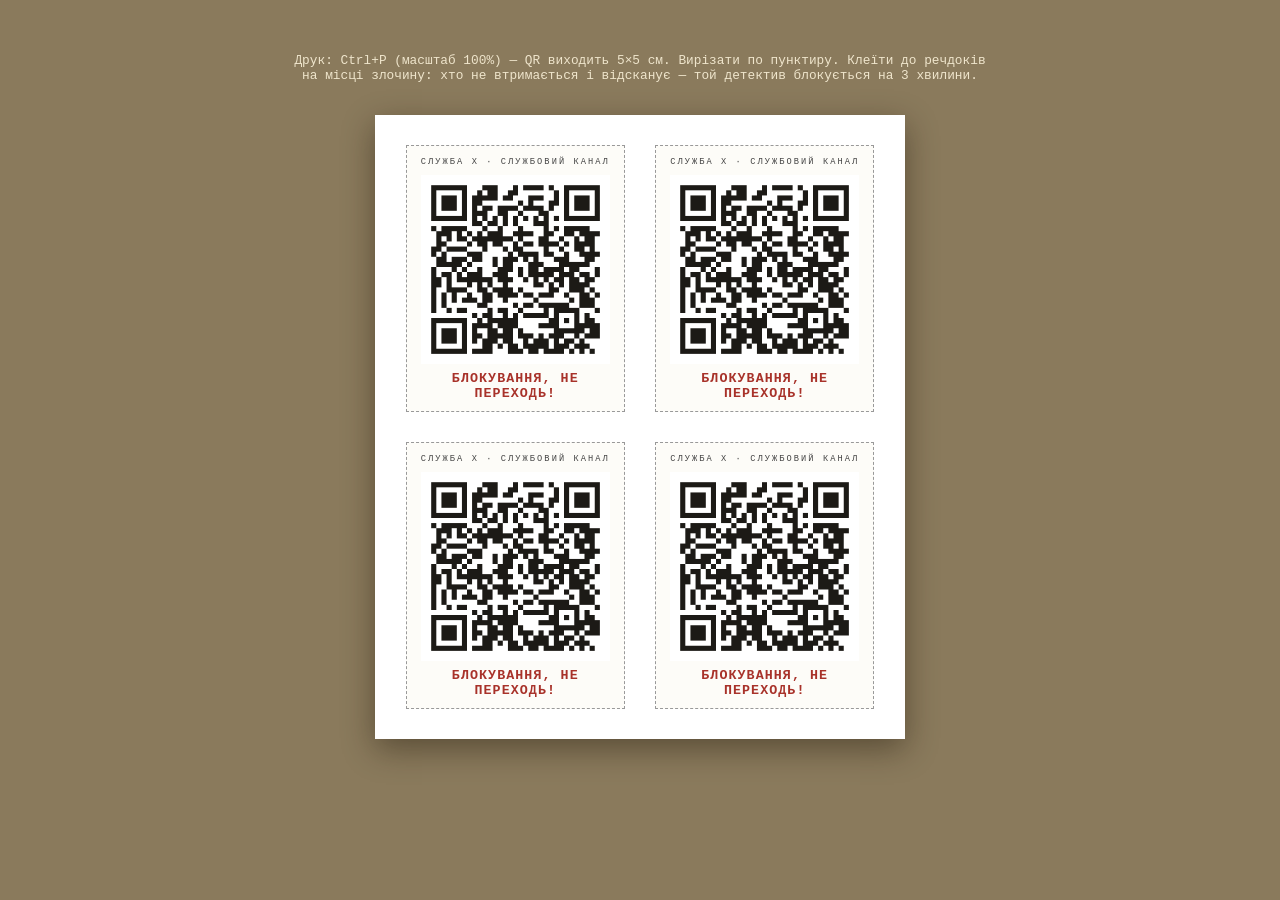
<file: props/blocked-qr.html>
<!DOCTYPE html>
<html lang="uk">
<head>
<meta charset="utf-8">
<meta name="viewport" content="width=device-width, initial-scale=1">
<title>QR-пастка «Блокування» — наліпки до речдоків (справа № 003)</title>
<style>
  * { box-sizing: border-box; }
  body {
    background: #8a7a5c; margin: 0; padding: 2.5rem 1rem;
    display: flex; flex-direction: column; align-items: center; gap: 1.2rem;
    font-family: 'Courier New', monospace; color: #2b2416;
  }
  .hint { color: #efe5cc; font-size: .8rem; max-width: 44rem; text-align: center; }
  .sheet { display: grid; grid-template-columns: repeat(2, auto); gap: 8mm; background: #fff; padding: 8mm; box-shadow: 0 10px 30px rgba(30,22,8,.45); }
  .stick {
    width: 58mm; padding: 3mm 3mm 2.5mm; text-align: center;
    border: 1.5px dashed #999; background: #fdfcf8;
  }
  .mini { font-size: 6.5pt; letter-spacing: .24em; color: #444; margin: 0 0 2mm; }
  .stick img { width: 50mm; height: 50mm; display: block; margin: 0 auto; background: #fff; }
  .cap {
    margin: 2mm 0 0; font-weight: 700; font-size: 10pt; letter-spacing: .08em;
    color: #a8322a; text-transform: uppercase;
  }
  @media print {
    body { background: #fff; padding: 0; }
    .hint { display: none; }
    .sheet { box-shadow: none; margin: 8mm auto; }
    @page { size: A4 portrait; margin: 10mm; }
  }
</style>
</head>
<body>
<p class="hint">Друк: Ctrl+P (масштаб 100%) — QR виходить 5×5 см. Вирізати по пунктиру. Клеїти до речдоків на місці злочину: хто не втримається і відсканує — той детектив блокується на 3 хвилини.</p>
<div class="sheet">
  <div class="stick"><p class="mini">СЛУЖБА Х · СЛУЖБОВИЙ КАНАЛ</p><img src="[data-uri]" alt="QR-пастка"><p class="cap">Блокування, не переходь!</p></div>
  <div class="stick"><p class="mini">СЛУЖБА Х · СЛУЖБОВИЙ КАНАЛ</p><img src="[data-uri]" alt="QR-пастка"><p class="cap">Блокування, не переходь!</p></div>
  <div class="stick"><p class="mini">СЛУЖБА Х · СЛУЖБОВИЙ КАНАЛ</p><img src="[data-uri]" alt="QR-пастка"><p class="cap">Блокування, не переходь!</p></div>
  <div class="stick"><p class="mini">СЛУЖБА Х · СЛУЖБОВИЙ КАНАЛ</p><img src="[data-uri]" alt="QR-пастка"><p class="cap">Блокування, не переходь!</p></div>
</div>
</body>
</html>
</file>
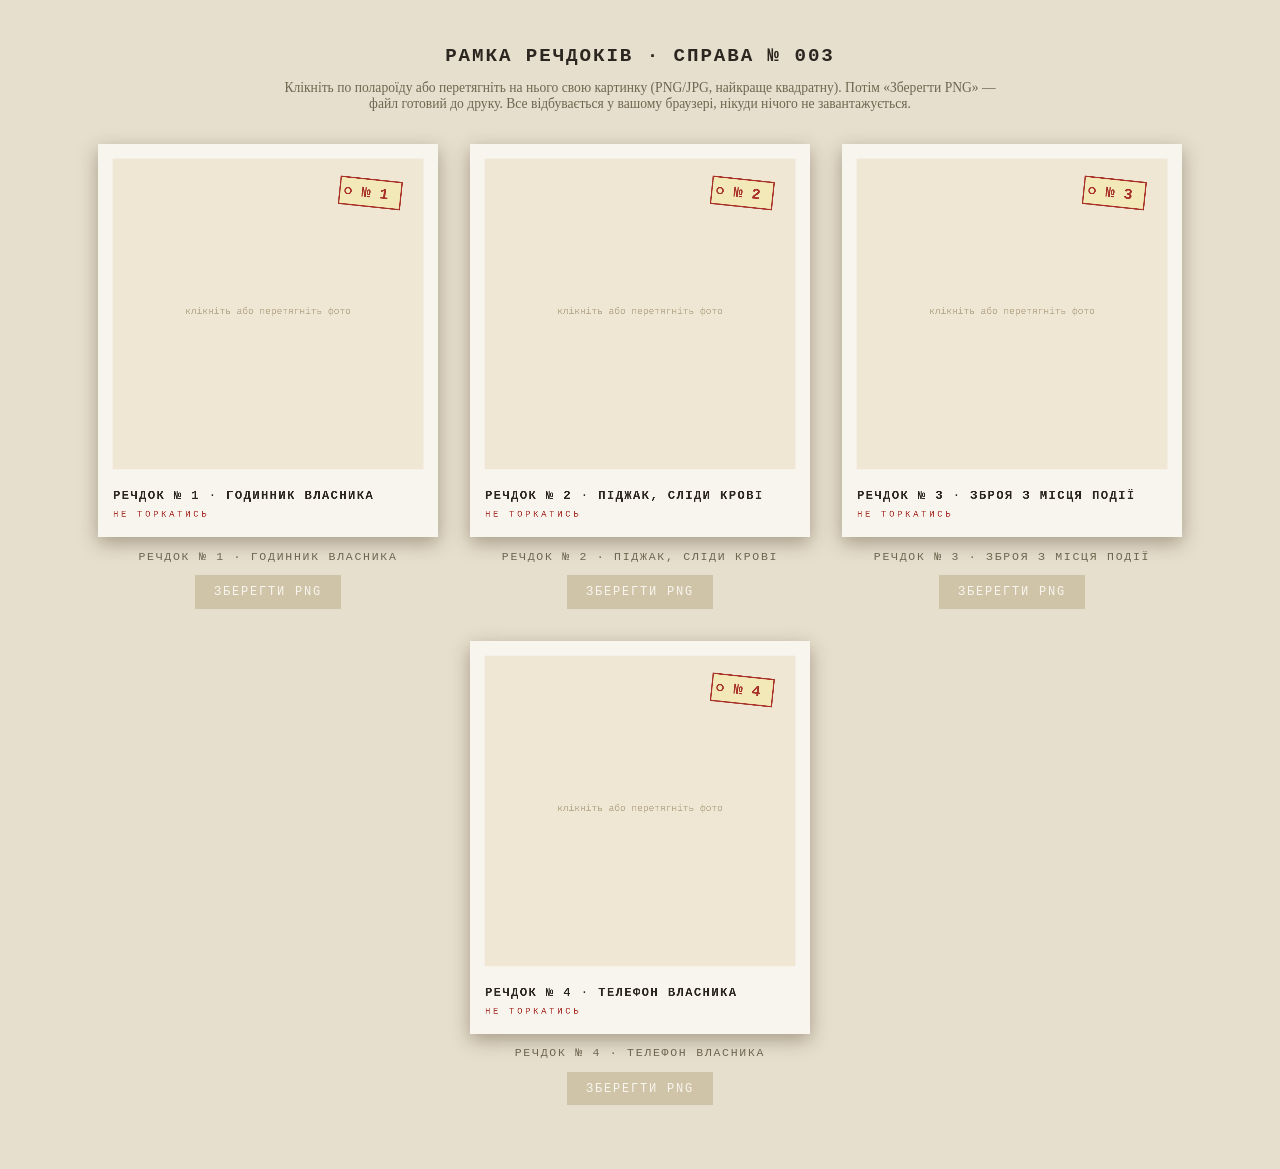
<file: props/frame.html>
<!DOCTYPE html>
<html lang="uk">
<head>
<meta charset="utf-8">
<meta name="viewport" content="width=device-width, initial-scale=1">
<title>Рамка речдоків — Детективний клуб</title>
<style>
  :root {
    --bg: #e7dfcd; --surface: #f8f5ee; --ink: #2b2620; --muted: #6f6650;
    --line: #cfc4a8; --stamp: #a8322a;
  }
  * { box-sizing: border-box; }
  body {
    background: var(--bg); color: var(--ink); margin: 0; padding: 2rem 1rem 4rem;
    font-family: 'Courier New', Courier, monospace;
  }
  h1 { font-size: 1.2rem; text-transform: uppercase; letter-spacing: .1em; text-align: center; }
  p.hint { text-align: center; color: var(--muted); font-size: .85rem; max-width: 46rem; margin: .3rem auto 2rem; font-family: Georgia, serif; }
  .row { display: flex; flex-wrap: wrap; gap: 2rem; justify-content: center; }
  .slot { display: flex; flex-direction: column; align-items: center; gap: .8rem; }
  .slot canvas {
    width: 340px; height: auto; box-shadow: 0 6px 18px rgba(40,30,10,.35);
    cursor: pointer;
  }
  .slot canvas.dragover { outline: 3px dashed var(--stamp); }
  .slot button {
    background: var(--stamp); color: var(--surface); border: none; cursor: pointer;
    font-family: 'Courier New', monospace; text-transform: uppercase;
    letter-spacing: .15em; font-size: .75rem; padding: .6rem 1.2rem;
  }
  .slot button:disabled { background: var(--line); cursor: default; }
  .slot input { display: none; }
  .slot .label { font-size: .72rem; letter-spacing: .15em; color: var(--muted); text-transform: uppercase; }
</style>
</head>
<body>

<h1>Рамка речдоків · справа № 003</h1>
<p class="hint">Клікніть по полароїду або перетягніть на нього свою картинку (PNG/JPG, найкраще квадратну). Потім «Зберегти PNG» — файл готовий до друку. Все відбувається у вашому браузері, нікуди нічого не завантажується.</p>

<div class="row" id="row"></div>

<script>
'use strict';

const SLOTS = [
  { n: '№ 1', title: 'РЕЧДОК № 1 · ГОДИННИК ВЛАСНИКА', file: 'rechdok-1-hodynnyk' },
  { n: '№ 2', title: 'РЕЧДОК № 2 · ПІДЖАК, СЛІДИ КРОВІ', file: 'rechdok-2-pidzhak' },
  { n: '№ 3', title: 'РЕЧДОК № 3 · ЗБРОЯ З МІСЦЯ ПОДІЇ', file: 'rechdok-3-zbroya' },
  { n: '№ 4', title: 'РЕЧДОК № 4 · ТЕЛЕФОН ВЛАСНИКА', file: 'rechdok-4-telefon' },
];

// Розміри фінального PNG (2x для друку)
const W = 1000, PAD = 44, PHOTO = W - PAD * 2, CAP = 200, H = PAD + PHOTO + CAP;

function drawFrame(ctx, img, slot) {
  ctx.setTransform(1, 0, 0, 1, 0, 0); // жорсткий скид трансформацій
  // тло рамки
  ctx.fillStyle = '#f8f5ee';
  ctx.fillRect(0, 0, W, H);
  // зона фото
  ctx.fillStyle = '#efe7d4';
  ctx.fillRect(PAD, PAD, PHOTO, PHOTO);
  if (img) {
    // вписуємо як cover з центруванням
    const s = Math.max(PHOTO / img.width, PHOTO / img.height);
    const w = img.width * s, h = img.height * s;
    ctx.save();
    ctx.beginPath();
    ctx.rect(PAD, PAD, PHOTO, PHOTO);
    ctx.clip();
    ctx.drawImage(img, PAD + (PHOTO - w) / 2, PAD + (PHOTO - h) / 2, w, h);
    ctx.restore();
  } else {
    ctx.fillStyle = '#b9ab8d';
    ctx.font = '28px "Courier New", monospace';
    ctx.textAlign = 'center';
    ctx.fillText('клікніть або перетягніть фото', W / 2, PAD + PHOTO / 2);
    ctx.textAlign = 'left';
  }
  // тонка лінія навколо фото
  ctx.strokeStyle = '#ddd3bd';
  ctx.lineWidth = 2;
  ctx.strokeRect(PAD, PAD, PHOTO, PHOTO);

  // бирка «№ N» у верхньому правому куті фото
  ctx.save();
  ctx.translate(W - PAD - 155, PAD + 100);
  ctx.rotate(6 * Math.PI / 180);
  ctx.fillStyle = '#f3e9b8';
  ctx.strokeStyle = '#a8322a';
  ctx.lineWidth = 4;
  ctx.fillRect(-90, -40, 180, 80);
  ctx.strokeRect(-90, -40, 180, 80);
  ctx.beginPath();
  ctx.arc(-66, 0, 9, 0, Math.PI * 2);
  ctx.stroke();
  ctx.fillStyle = '#a8322a';
  ctx.font = 'bold 44px "Courier New", monospace';
  ctx.textAlign = 'center';
  ctx.textBaseline = 'middle';
  ctx.fillText(slot.n, 14, 2);
  ctx.restore();
  ctx.setTransform(1, 0, 0, 1, 0, 0);
  ctx.textAlign = 'left';
  ctx.textBaseline = 'alphabetic';

  // підписи
  ctx.fillStyle = '#2b2620';
  ctx.font = 'bold 36px "Courier New", monospace';
  try { ctx.letterSpacing = '4px'; } catch (e) {}
  ctx.fillText(slot.title, PAD, PAD + PHOTO + 88);
  ctx.fillStyle = '#a8322a';
  ctx.font = '26px "Courier New", monospace';
  try { ctx.letterSpacing = '8px'; } catch (e) {}
  ctx.fillText('НЕ ТОРКАТИСЬ', PAD, PAD + PHOTO + 140);
  try { ctx.letterSpacing = '0px'; } catch (e) {}
}

SLOTS.forEach((slot) => {
  const wrap = document.createElement('div');
  wrap.className = 'slot';
  const canvas = document.createElement('canvas');
  canvas.width = W;
  canvas.height = H;
  const input = document.createElement('input');
  input.type = 'file';
  input.accept = 'image/*';
  const btn = document.createElement('button');
  btn.textContent = 'Зберегти PNG';
  btn.disabled = true;
  const lbl = document.createElement('span');
  lbl.className = 'label';
  lbl.textContent = slot.title;
  wrap.append(canvas, lbl, btn, input);
  document.getElementById('row').appendChild(wrap);

  const ctx = canvas.getContext('2d');
  let img = null;
  drawFrame(ctx, null, slot);

  function setFile(file) {
    if (!file || !file.type.startsWith('image/')) return;
    const url = URL.createObjectURL(file);
    const im = new Image();
    im.onload = () => {
      img = im;
      drawFrame(ctx, img, slot);
      btn.disabled = false;
      URL.revokeObjectURL(url);
    };
    im.src = url;
  }

  canvas.addEventListener('click', () => input.click());
  input.addEventListener('change', () => setFile(input.files[0]));
  canvas.addEventListener('dragover', (e) => { e.preventDefault(); canvas.classList.add('dragover'); });
  canvas.addEventListener('dragleave', () => canvas.classList.remove('dragover'));
  canvas.addEventListener('drop', (e) => {
    e.preventDefault();
    canvas.classList.remove('dragover');
    setFile(e.dataTransfer.files[0]);
  });
  btn.addEventListener('click', () => {
    const a = document.createElement('a');
    a.download = slot.file + '.png';
    a.href = canvas.toDataURL('image/png');
    a.click();
  });
});
</script>
</body>
</html>
</file>
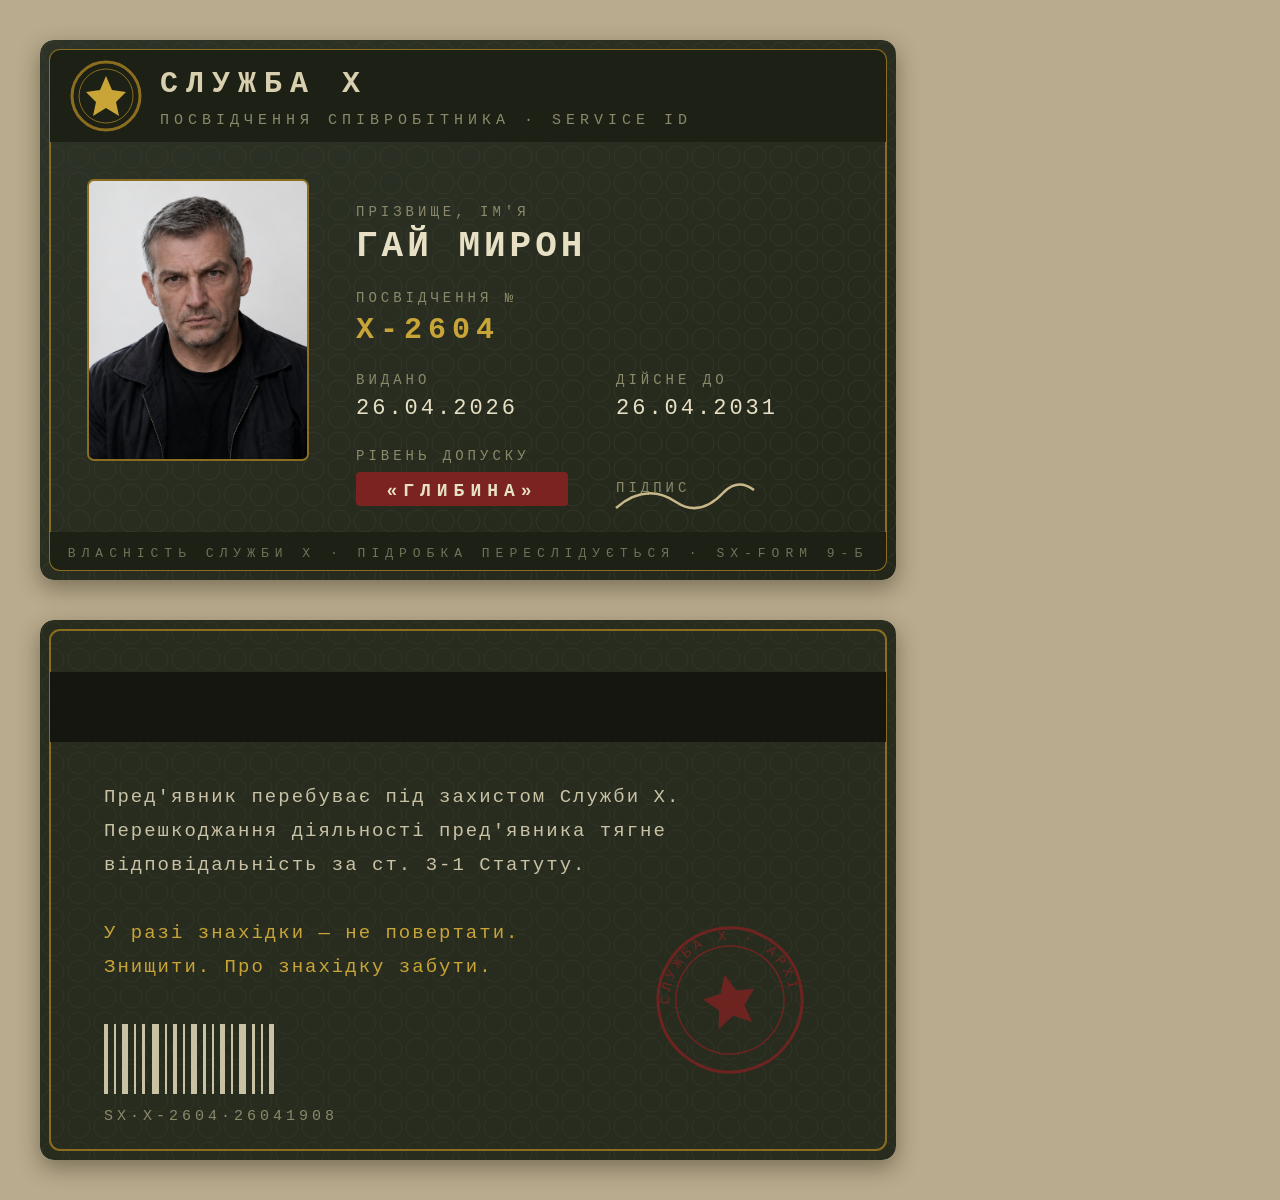
<file: props/id-card-source.html>
<!DOCTYPE html>
<html lang="uk">
<head>
<meta charset="utf-8">
<title>Посвідчення Служби X — макети</title>
<style>
  body { background: #b9ab8d; margin: 0; padding: 40px; display: flex; gap: 40px; flex-wrap: wrap; }
  .card { box-shadow: 0 8px 22px rgba(30,25,10,.4); border-radius: 14px; }
</style>
</head>
<body>

<!-- ЛИЦЕ -->
<svg id="front" class="card" viewBox="0 0 856 540" width="856" height="540">
  <defs>
    <linearGradient id="bgF" x1="0" y1="0" x2="1" y2="1">
      <stop offset="0" stop-color="#2e3328"/>
      <stop offset="1" stop-color="#232719"/>
    </linearGradient>
    <pattern id="guilloche" width="26" height="26" patternUnits="userSpaceOnUse">
      <circle cx="13" cy="13" r="11" fill="none" stroke="#3a4030" stroke-width="1"/>
    </pattern>
  </defs>
  <rect width="856" height="540" rx="14" fill="url(#bgF)"/>
  <rect width="856" height="540" rx="14" fill="url(#guilloche)" opacity=".5"/>
  <rect x="10" y="10" width="836" height="520" rx="10" fill="none" stroke="#8a6d1f" stroke-width="2"/>
  <!-- шапка -->
  <rect x="10" y="10" width="836" height="92" rx="10" fill="#1c2015"/>
  <rect x="10" y="70" width="836" height="32" fill="#1c2015"/>
  <text x="120" y="52" font-family="'Courier New',monospace" font-size="30" font-weight="bold" letter-spacing="8" fill="#d8cfae">СЛУЖБА X</text>
  <text x="120" y="84" font-family="'Courier New',monospace" font-size="15" letter-spacing="5" fill="#8a8a6a">ПОСВІДЧЕННЯ СПІВРОБІТНИКА · SERVICE ID</text>
  <!-- емблема -->
  <g transform="translate(66 56)">
    <circle r="34" fill="none" stroke="#8a6d1f" stroke-width="3"/>
    <circle r="27" fill="none" stroke="#8a6d1f" stroke-width="1"/>
    <path d="M0 -20 L6 -6 L20 -4 L10 6 L13 20 L0 12 L-13 20 L-10 6 L-20 -4 L-6 -6 z" fill="#c9a437"/>
  </g>
  <!-- фото: обличчя з photoId.png, кроп 3×4 (центр по лицю), легка службова десатурація -->
  <defs>
    <clipPath id="phClip"><rect x="48" y="140" width="220" height="280" rx="6"/></clipPath>
    <filter id="idPhoto"><feColorMatrix type="saturate" values="0.72"/></filter>
  </defs>
  <rect x="48" y="140" width="220" height="280" rx="6" fill="#3c4233"/>
  <image href="photoId.png" x="-77" y="135" width="500" height="500"
         clip-path="url(#phClip)" filter="url(#idPhoto)" preserveAspectRatio="xMidYMid meet"/>
  <rect x="48" y="140" width="220" height="280" rx="6" fill="none" stroke="#8a6d1f" stroke-width="2"/>
  <!-- поля -->
  <g font-family="'Courier New',monospace">
    <text x="316" y="176" font-size="14" letter-spacing="4" fill="#8a8a6a">ПРІЗВИЩЕ, ІМ'Я</text>
    <text x="316" y="216" font-size="36" font-weight="bold" letter-spacing="4" fill="#e8e0c4">ГАЙ МИРОН</text>
    <text x="316" y="262" font-size="14" letter-spacing="4" fill="#8a8a6a">ПОСВІДЧЕННЯ №</text>
    <text x="316" y="298" font-size="30" font-weight="bold" letter-spacing="6" fill="#c9a437">X-2604</text>
    <text x="316" y="344" font-size="14" letter-spacing="4" fill="#8a8a6a">ВИДАНО</text>
    <text x="316" y="374" font-size="22" letter-spacing="3" fill="#e8e0c4">26.04.2026</text>
    <text x="576" y="344" font-size="14" letter-spacing="4" fill="#8a8a6a">ДІЙСНЕ ДО</text>
    <text x="576" y="374" font-size="22" letter-spacing="3" fill="#e8e0c4">26.04.2031</text>
    <text x="316" y="420" font-size="14" letter-spacing="4" fill="#8a8a6a">РІВЕНЬ ДОПУСКУ</text>
    <text x="576" y="452" font-size="14" letter-spacing="4" fill="#8a8a6a">ПІДПИС</text>
  </g>
  <rect x="316" y="432" width="212" height="34" rx="4" fill="#7a2320"/>
  <text x="422" y="456" text-anchor="middle" font-family="'Courier New',monospace" font-size="18" font-weight="bold" letter-spacing="6" fill="#e8e0c4">«ГЛИБИНА»</text>
  <path d="M576 468 q30 -26 60 -6 q24 16 48 -10 q14 -14 30 -2" fill="none" stroke="#c9b98a" stroke-width="2.5"/>
  <!-- нижня стрічка -->
  <rect x="10" y="492" width="836" height="38" rx="10" fill="#1c2015"/>
  <rect x="10" y="492" width="836" height="18" fill="#1c2015"/>
  <text x="428" y="517" text-anchor="middle" font-family="'Courier New',monospace" font-size="13" letter-spacing="6" fill="#6d7458">ВЛАСНІСТЬ СЛУЖБИ X · ПІДРОБКА ПЕРЕСЛІДУЄТЬСЯ · SX-FORM 9-Б</text>
</svg>

<!-- ЗВОРОТ -->
<svg id="back" class="card" viewBox="0 0 856 540" width="856" height="540">
  <rect width="856" height="540" rx="14" fill="#282c1f"/>
  <rect width="856" height="540" rx="14" fill="url(#guilloche)" opacity=".4"/>
  <rect x="10" y="10" width="836" height="520" rx="10" fill="none" stroke="#8a6d1f" stroke-width="2"/>
  <!-- магнітна смуга -->
  <rect x="10" y="52" width="836" height="70" fill="#14160f"/>
  <!-- текст -->
  <g font-family="'Courier New',monospace" fill="#c9c2a4">
    <text x="64" y="182" font-size="19" letter-spacing="2">Пред'явник перебуває під захистом Служби X.</text>
    <text x="64" y="216" font-size="19" letter-spacing="2">Перешкоджання діяльності пред'явника тягне</text>
    <text x="64" y="250" font-size="19" letter-spacing="2">відповідальність за ст. 3-1 Статуту.</text>
    <text x="64" y="318" font-size="19" letter-spacing="2" fill="#c9a437">У разі знахідки — не повертати.</text>
    <text x="64" y="352" font-size="19" letter-spacing="2" fill="#c9a437">Знищити. Про знахідку забути.</text>
  </g>
  <!-- псевдоштрихкод -->
  <g fill="#c9c2a4">
    <rect x="64" y="404" width="4" height="70"/><rect x="74" y="404" width="2" height="70"/>
    <rect x="82" y="404" width="6" height="70"/><rect x="94" y="404" width="2" height="70"/>
    <rect x="102" y="404" width="3" height="70"/><rect x="112" y="404" width="7" height="70"/>
    <rect x="125" y="404" width="2" height="70"/><rect x="133" y="404" width="4" height="70"/>
    <rect x="143" y="404" width="2" height="70"/><rect x="151" y="404" width="6" height="70"/>
    <rect x="163" y="404" width="3" height="70"/><rect x="172" y="404" width="2" height="70"/>
    <rect x="180" y="404" width="5" height="70"/><rect x="191" y="404" width="2" height="70"/>
    <rect x="199" y="404" width="7" height="70"/><rect x="212" y="404" width="3" height="70"/>
    <rect x="221" y="404" width="2" height="70"/><rect x="229" y="404" width="5" height="70"/>
  </g>
  <text x="64" y="500" font-family="'Courier New',monospace" font-size="15" letter-spacing="4" fill="#8a8a6a">SX·X-2604·26041908</text>
  <!-- печатка -->
  <g transform="translate(690 380) rotate(-12)">
    <circle r="72" fill="none" stroke="#7a2320" stroke-width="3" opacity=".85"/>
    <circle r="54" fill="none" stroke="#7a2320" stroke-width="1.5" opacity=".85"/>
    <path id="sealArc" d="M -60 0 A 60 60 0 1 1 60 0" fill="none"/>
    <text font-family="'Courier New',monospace" font-size="14" letter-spacing="4" fill="#7a2320" opacity=".9">
      <textPath href="#sealArc" startOffset="8">СЛУЖБА X · АРХІВ · СЛУЖБА X</textPath>
    </text>
    <path d="M0 -26 L8 -8 L26 -6 L13 8 L17 26 L0 16 L-17 26 L-13 8 L-26 -6 L-8 -8 z" fill="#7a2320" opacity=".85"/>
  </g>
</svg>

</body>
</html>
</file>
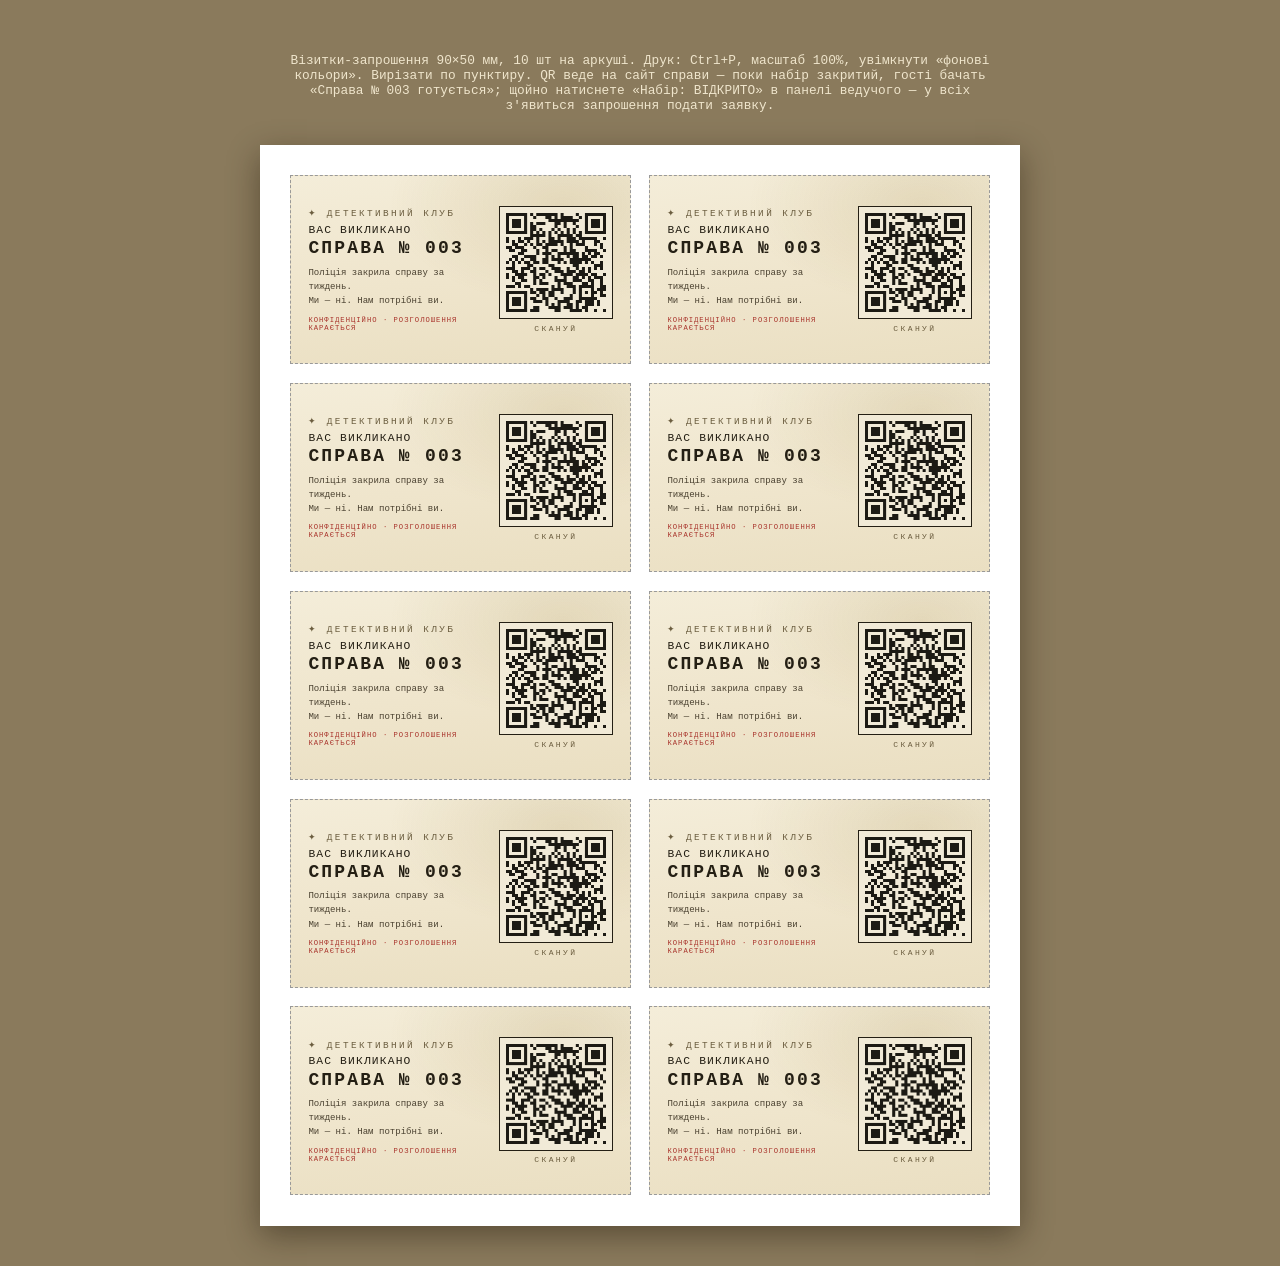
<file: props/invite-cards.html>
<!DOCTYPE html>
<html lang="uk">
<head>
<meta charset="utf-8">
<meta name="viewport" content="width=device-width, initial-scale=1">
<title>Візитки-запрошення — справа № 003</title>
<style>
  * { box-sizing: border-box; }
  body {
    background: #8a7a5c; margin: 0; padding: 2.5rem 1rem;
    display: flex; flex-direction: column; align-items: center; gap: 1.2rem;
    font-family: 'Courier New', monospace;
  }
  .hint { color: #efe5cc; font-size: .8rem; max-width: 44rem; text-align: center; }
  .sheet { display: grid; grid-template-columns: repeat(2, auto); gap: 5mm; background: #fff; padding: 8mm; box-shadow: 0 10px 30px rgba(30,22,8,.45); }
  .card {
    width: 90mm; height: 50mm; display: flex;
    background:
      radial-gradient(ellipse at 80% 15%, rgba(139,109,31,.14), transparent 45%),
      linear-gradient(174deg, #f4edd9 0%, #efe5cc 55%, #eadfc2 100%);
    border: 1.5px dashed #999; padding: 4mm 4.5mm; gap: 3.5mm;
    color: #241f14; align-items: center;
    -webkit-print-color-adjust: exact; print-color-adjust: exact;
  }
  .left { flex: 1; display: flex; flex-direction: column; justify-content: center; }
  .club { margin: 0 0 1.2mm; font-size: 7pt; letter-spacing: .26em; color: #6b5d3f; }
  .invite { margin: 0; font-size: 8.5pt; letter-spacing: .1em; text-transform: uppercase; }
  .case { margin: .6mm 0 2mm; font-size: 13.5pt; font-weight: 700; letter-spacing: .12em; }
  .tease { margin: 0 0 2mm; font-size: 6.8pt; line-height: 1.55; color: #4a4130; }
  .warn { margin: 0; font-size: 5.4pt; letter-spacing: .14em; color: #a8322a; }
  .right { flex: none; text-align: center; }
  .right img { width: 30mm; height: 30mm; display: block; border: 1px solid #241f14; }
  .scan { margin: 1.2mm 0 0; font-size: 6pt; letter-spacing: .3em; color: #6b5d3f; }
  @media print {
    body { background: #fff; padding: 0; }
    .hint { display: none; }
    .sheet { box-shadow: none; margin: 6mm auto; }
    @page { size: A4 portrait; margin: 8mm; }
  }
</style>
</head>
<body>
<p class="hint">Візитки-запрошення 90×50 мм, 10 шт на аркуші. Друк: Ctrl+P, масштаб 100%, увімкнути «фонові кольори». Вирізати по пунктиру. QR веде на сайт справи — поки набір закритий, гості бачать «Справа № 003 готується»; щойно натиснете «Набір: ВІДКРИТО» в панелі ведучого — у всіх з'явиться запрошення подати заявку.</p>
<div class="sheet">
      <div class="card">
        <div class="left">
          <p class="club">✦ ДЕТЕКТИВНИЙ КЛУБ</p>
          <p class="invite">Вас викликано</p>
          <p class="case">СПРАВА № 003</p>
          <p class="tease">Поліція закрила справу за тиждень.<br>Ми — ні. Нам потрібні ви.</p>
          <p class="warn">КОНФІДЕНЦІЙНО · РОЗГОЛОШЕННЯ КАРАЄТЬСЯ</p>
        </div>
        <div class="right">
          <img src="[data-uri]" alt="QR">
          <p class="scan">СКАНУЙ</p>
        </div>
      </div>
      <div class="card">
        <div class="left">
          <p class="club">✦ ДЕТЕКТИВНИЙ КЛУБ</p>
          <p class="invite">Вас викликано</p>
          <p class="case">СПРАВА № 003</p>
          <p class="tease">Поліція закрила справу за тиждень.<br>Ми — ні. Нам потрібні ви.</p>
          <p class="warn">КОНФІДЕНЦІЙНО · РОЗГОЛОШЕННЯ КАРАЄТЬСЯ</p>
        </div>
        <div class="right">
          <img src="[data-uri]" alt="QR">
          <p class="scan">СКАНУЙ</p>
        </div>
      </div>
      <div class="card">
        <div class="left">
          <p class="club">✦ ДЕТЕКТИВНИЙ КЛУБ</p>
          <p class="invite">Вас викликано</p>
          <p class="case">СПРАВА № 003</p>
          <p class="tease">Поліція закрила справу за тиждень.<br>Ми — ні. Нам потрібні ви.</p>
          <p class="warn">КОНФІДЕНЦІЙНО · РОЗГОЛОШЕННЯ КАРАЄТЬСЯ</p>
        </div>
        <div class="right">
          <img src="[data-uri]" alt="QR">
          <p class="scan">СКАНУЙ</p>
        </div>
      </div>
      <div class="card">
        <div class="left">
          <p class="club">✦ ДЕТЕКТИВНИЙ КЛУБ</p>
          <p class="invite">Вас викликано</p>
          <p class="case">СПРАВА № 003</p>
          <p class="tease">Поліція закрила справу за тиждень.<br>Ми — ні. Нам потрібні ви.</p>
          <p class="warn">КОНФІДЕНЦІЙНО · РОЗГОЛОШЕННЯ КАРАЄТЬСЯ</p>
        </div>
        <div class="right">
          <img src="[data-uri]" alt="QR">
          <p class="scan">СКАНУЙ</p>
        </div>
      </div>
      <div class="card">
        <div class="left">
          <p class="club">✦ ДЕТЕКТИВНИЙ КЛУБ</p>
          <p class="invite">Вас викликано</p>
          <p class="case">СПРАВА № 003</p>
          <p class="tease">Поліція закрила справу за тиждень.<br>Ми — ні. Нам потрібні ви.</p>
          <p class="warn">КОНФІДЕНЦІЙНО · РОЗГОЛОШЕННЯ КАРАЄТЬСЯ</p>
        </div>
        <div class="right">
          <img src="[data-uri]" alt="QR">
          <p class="scan">СКАНУЙ</p>
        </div>
      </div>
      <div class="card">
        <div class="left">
          <p class="club">✦ ДЕТЕКТИВНИЙ КЛУБ</p>
          <p class="invite">Вас викликано</p>
          <p class="case">СПРАВА № 003</p>
          <p class="tease">Поліція закрила справу за тиждень.<br>Ми — ні. Нам потрібні ви.</p>
          <p class="warn">КОНФІДЕНЦІЙНО · РОЗГОЛОШЕННЯ КАРАЄТЬСЯ</p>
        </div>
        <div class="right">
          <img src="[data-uri]" alt="QR">
          <p class="scan">СКАНУЙ</p>
        </div>
      </div>
      <div class="card">
        <div class="left">
          <p class="club">✦ ДЕТЕКТИВНИЙ КЛУБ</p>
          <p class="invite">Вас викликано</p>
          <p class="case">СПРАВА № 003</p>
          <p class="tease">Поліція закрила справу за тиждень.<br>Ми — ні. Нам потрібні ви.</p>
          <p class="warn">КОНФІДЕНЦІЙНО · РОЗГОЛОШЕННЯ КАРАЄТЬСЯ</p>
        </div>
        <div class="right">
          <img src="[data-uri]" alt="QR">
          <p class="scan">СКАНУЙ</p>
        </div>
      </div>
      <div class="card">
        <div class="left">
          <p class="club">✦ ДЕТЕКТИВНИЙ КЛУБ</p>
          <p class="invite">Вас викликано</p>
          <p class="case">СПРАВА № 003</p>
          <p class="tease">Поліція закрила справу за тиждень.<br>Ми — ні. Нам потрібні ви.</p>
          <p class="warn">КОНФІДЕНЦІЙНО · РОЗГОЛОШЕННЯ КАРАЄТЬСЯ</p>
        </div>
        <div class="right">
          <img src="[data-uri]" alt="QR">
          <p class="scan">СКАНУЙ</p>
        </div>
      </div>
      <div class="card">
        <div class="left">
          <p class="club">✦ ДЕТЕКТИВНИЙ КЛУБ</p>
          <p class="invite">Вас викликано</p>
          <p class="case">СПРАВА № 003</p>
          <p class="tease">Поліція закрила справу за тиждень.<br>Ми — ні. Нам потрібні ви.</p>
          <p class="warn">КОНФІДЕНЦІЙНО · РОЗГОЛОШЕННЯ КАРАЄТЬСЯ</p>
        </div>
        <div class="right">
          <img src="[data-uri]" alt="QR">
          <p class="scan">СКАНУЙ</p>
        </div>
      </div>
      <div class="card">
        <div class="left">
          <p class="club">✦ ДЕТЕКТИВНИЙ КЛУБ</p>
          <p class="invite">Вас викликано</p>
          <p class="case">СПРАВА № 003</p>
          <p class="tease">Поліція закрила справу за тиждень.<br>Ми — ні. Нам потрібні ви.</p>
          <p class="warn">КОНФІДЕНЦІЙНО · РОЗГОЛОШЕННЯ КАРАЄТЬСЯ</p>
        </div>
        <div class="right">
          <img src="[data-uri]" alt="QR">
          <p class="scan">СКАНУЙ</p>
        </div>
      </div>
</div>
</body>
</html>
</file>
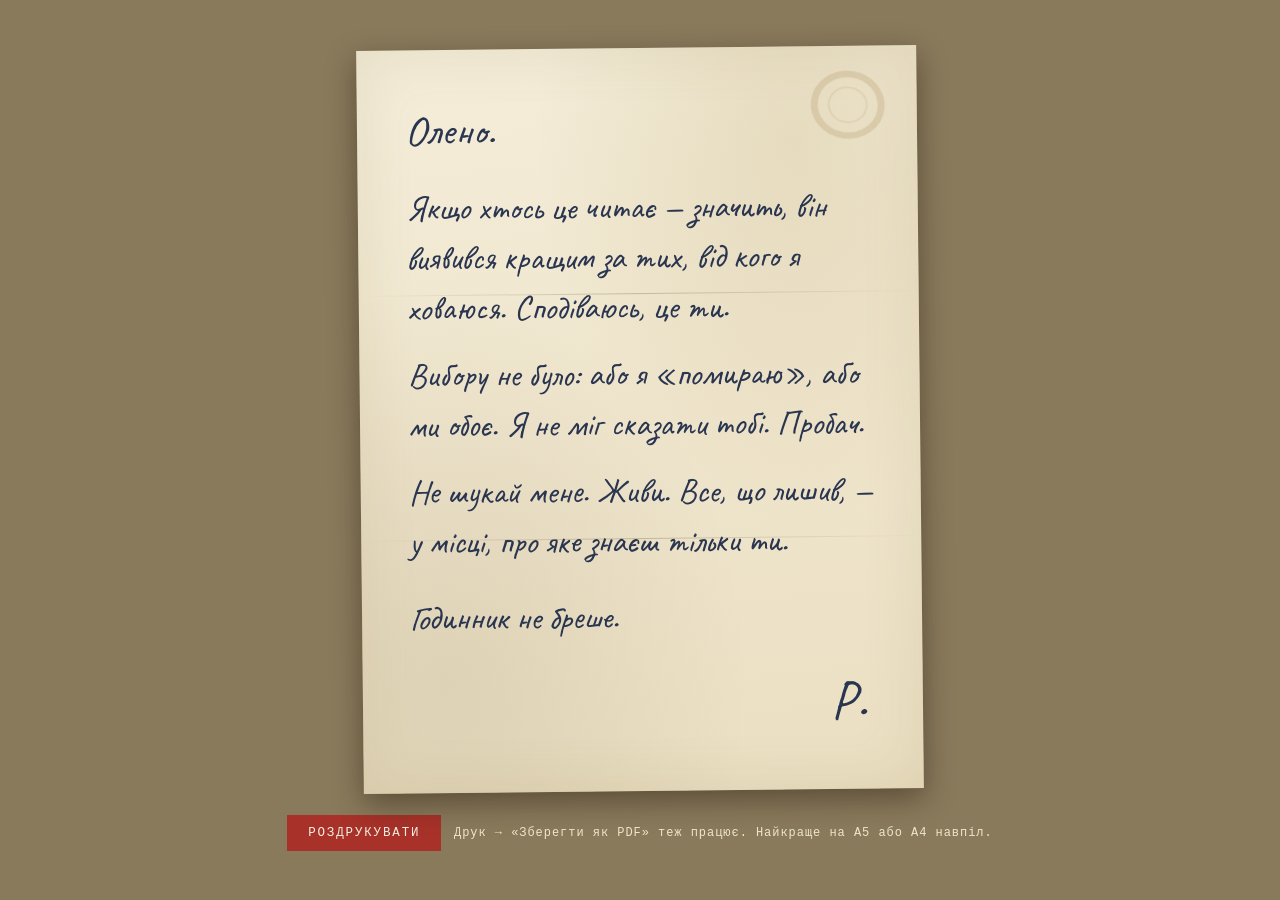
<file: props/letter.html>
<!DOCTYPE html>
<html lang="uk">
<head>
<meta charset="utf-8">
<meta name="viewport" content="width=device-width, initial-scale=1">
<title>Лист Олені — реквізит справи № 003</title>
<style>
  @font-face {
    font-family: 'Caveat';
    src: url([data-uri]) format('truetype');
  }
  :root { --ink: #2a3550; }
  * { box-sizing: border-box; }
  body {
    background: #8a7a5c; margin: 0; padding: 3rem 1rem;
    display: flex; flex-direction: column; align-items: center; gap: 1.5rem;
    font-family: 'Courier New', monospace;
  }
  /* аркуш */
  .letter {
    width: min(560px, 94vw);
    background:
      radial-gradient(ellipse at 78% 12%, rgba(139,109,31,.12), transparent 42%),
      radial-gradient(ellipse at 15% 85%, rgba(90,70,30,.10), transparent 45%),
      linear-gradient(174deg, #f4edd9 0%, #efe5cc 55%, #eadfc2 100%);
    box-shadow: 0 10px 30px rgba(30,22,8,.45), inset 0 0 60px rgba(120,95,45,.12);
    padding: 3.2rem 3rem 2.6rem;
    transform: rotate(-.6deg);
    position: relative;
  }
  /* лінії згину втроє */
  .letter::before, .letter::after {
    content: ""; position: absolute; left: 0; right: 0; height: 1px;
    background: linear-gradient(90deg, transparent, rgba(90,70,30,.28), transparent);
  }
  .letter::before { top: 33%; }
  .letter::after { top: 66%; }
  /* пляма від чашки */
  .stain {
    position: absolute; top: 1.4rem; right: 2rem; width: 74px; height: 74px;
    border-radius: 50%; border: 7px solid rgba(139,101,40,.16);
    filter: blur(.4px); transform: rotate(8deg) scale(1, .92);
  }
  .stain::after {
    content: ""; position: absolute; inset: 10px; border-radius: 50%;
    border: 2px solid rgba(139,101,40,.10);
  }
  .letter p {
    font-family: 'Caveat', cursive;
    font-size: 2.15rem; line-height: 1.45; color: var(--ink);
    margin: 0 0 1.1rem; transform: rotate(.2deg);
  }
  .letter p.salut { font-size: 2.6rem; margin-bottom: 1.4rem; }
  .letter p.key { margin-top: 1.6rem; }
  .letter p.sig {
    font-size: 3.4rem; text-align: right; margin: 1.8rem .5rem 0 0;
    transform: rotate(-2deg);
  }
  .toolbar { display: flex; gap: .8rem; }
  .toolbar button {
    background: #a8322a; color: #f6f0e2; border: none; cursor: pointer;
    font-family: 'Courier New', monospace; text-transform: uppercase;
    letter-spacing: .15em; font-size: .78rem; padding: .7rem 1.3rem;
  }
  .toolbar .hint { color: #efe5cc; font-size: .75rem; align-self: center; letter-spacing: .08em; }
  @media print {
    body { background: #fff; padding: 0; }
    .toolbar { display: none; }
    .letter { box-shadow: none; transform: none; width: 100%; }
  }
</style>
</head>
<body>

<div class="letter">
  <span class="stain"></span>
  <p class="salut">Олено.</p>
  <p>Якщо хтось це читає — значить, він виявився кращим за тих, від кого я ховаюся. Сподіваюсь, це ти.</p>
  <p>Вибору не було: або я «помираю», або ми обоє. Я не міг сказати тобі. Пробач.</p>
  <p>Не шукай мене. Живи. Все, що лишив, — у місці, про яке знаєш тільки ти.</p>
  <p class="key">Годинник не бреше.</p>
  <p class="sig">Р.</p>
</div>

<div class="toolbar">
  <button onclick="window.print()">Роздрукувати</button>
  <span class="hint">Друк → «Зберегти як PDF» теж працює. Найкраще на A5 або A4 навпіл.</span>
</div>

</body>
</html>
</file>
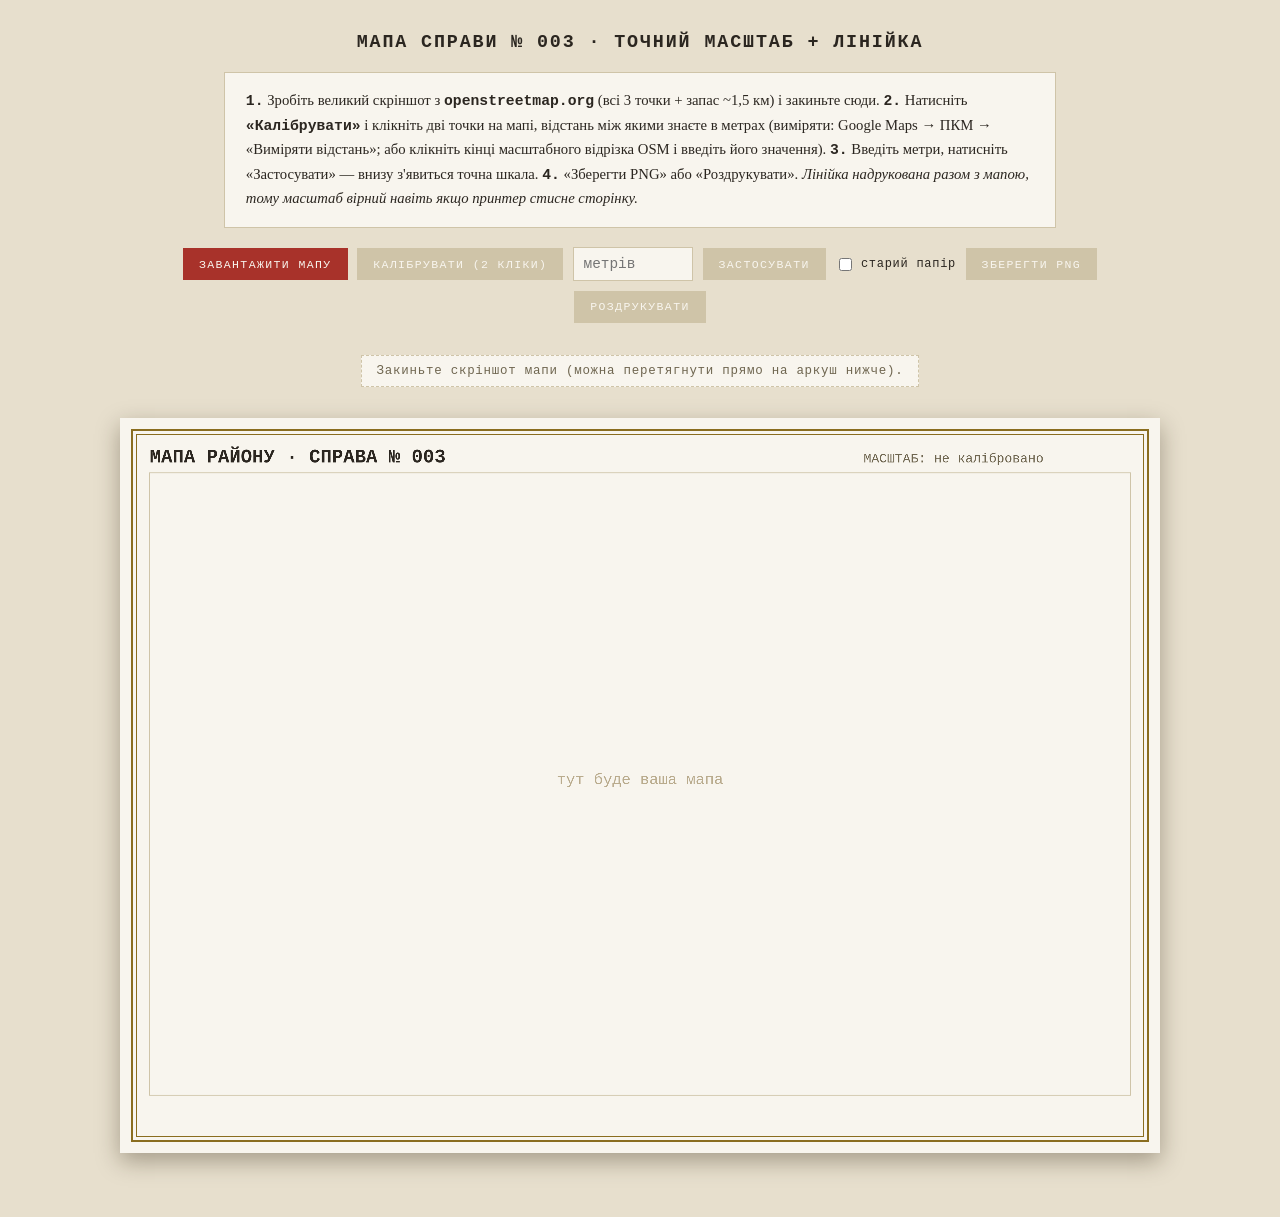
<file: props/map.html>
<!DOCTYPE html>
<html lang="uk">
<head>
<meta charset="utf-8">
<meta name="viewport" content="width=device-width, initial-scale=1">
<title>Мапа справи — інструмент ведучого</title>
<style>
  :root {
    --bg: #e7dfcd; --surface: #f8f5ee; --ink: #2b2620; --muted: #6f6650;
    --line: #cfc4a8; --stamp: #a8322a;
  }
  * { box-sizing: border-box; }
  body {
    background: var(--bg); color: var(--ink); margin: 0; padding: 2rem 1rem 4rem;
    font-family: 'Courier New', Courier, monospace;
    display: flex; flex-direction: column; align-items: center; gap: 1.2rem;
  }
  h1 { font-size: 1.15rem; text-transform: uppercase; letter-spacing: .1em; margin: 0; text-align: center; }
  .steps {
    max-width: 52rem; background: var(--surface); border: 1px solid var(--line);
    padding: 1rem 1.3rem; font-family: Georgia, serif; font-size: .92rem; line-height: 1.6;
  }
  .steps b { font-family: 'Courier New', monospace; }
  .bar {
    display: flex; flex-wrap: wrap; gap: .6rem; align-items: center; justify-content: center;
    max-width: 60rem;
  }
  .bar button, .bar label.filebtn {
    background: var(--stamp); color: var(--surface); border: none; cursor: pointer;
    font-family: 'Courier New', monospace; text-transform: uppercase;
    letter-spacing: .12em; font-size: .72rem; padding: .6rem 1rem;
  }
  .bar button:disabled { background: var(--line); cursor: default; }
  .bar button.active { background: #8a6d1f; }
  .bar input[type="file"] { display: none; }
  .bar input[type="number"] {
    width: 7.5rem; font-family: 'Courier New', monospace; font-size: .9rem;
    border: 1px solid var(--line); background: var(--surface); padding: .5rem .6rem;
  }
  .bar label.chk { font-size: .75rem; letter-spacing: .06em; display: flex; gap: .35rem; align-items: center; }
  #status {
    font-size: .78rem; letter-spacing: .06em; color: var(--muted);
    background: var(--surface); border: 1px dashed var(--line); padding: .5rem .9rem;
    max-width: 60rem; text-align: center;
  }
  #status.ok { color: #4a7a3a; border-style: solid; }
  #status.warn { color: var(--stamp); }
  canvas#page {
    width: min(1040px, 96vw); height: auto;
    box-shadow: 0 8px 22px rgba(40, 30, 10, .35); background: #fff;
    cursor: crosshair;
  }
  .print-only { display: none; }
  @media print {
    body > * { display: none !important; }
    .print-only { display: block !important; width: 100%; }
  }
</style>
</head>
<body>

<h1>Мапа справи № 003 · точний масштаб + лінійка</h1>

<div class="steps">
  <b>1.</b> Зробіть великий скріншот з <b>openstreetmap.org</b> (всі 3 точки + запас ~1,5 км) і закиньте сюди.
  <b>2.</b> Натисніть <b>«Калібрувати»</b> і клікніть дві точки на мапі, відстань між якими знаєте в метрах
  (виміряти: Google Maps → ПКМ → «Виміряти відстань»; або клікніть кінці масштабного відрізка OSM і введіть його значення).
  <b>3.</b> Введіть метри, натисніть «Застосувати» — внизу з'явиться точна шкала.
  <b>4.</b> «Зберегти PNG» або «Роздрукувати». <i>Лінійка надрукована разом з мапою, тому масштаб вірний навіть якщо принтер стисне сторінку.</i>
</div>

<div class="bar">
  <label class="filebtn">Завантажити мапу<input type="file" id="file" accept="image/*"></label>
  <button id="calibBtn" disabled>Калібрувати (2 кліки)</button>
  <input type="number" id="meters" min="1" placeholder="метрів" disabled>
  <button id="applyBtn" disabled>Застосувати</button>
  <label class="chk"><input type="checkbox" id="sepia"> старий папір</label>
  <button id="saveBtn" disabled>Зберегти PNG</button>
  <button id="printBtn" disabled>Роздрукувати</button>
</div>

<p id="status">Закиньте скріншот мапи (можна перетягнути прямо на аркуш нижче).</p>

<canvas id="page" width="3508" height="2480"></canvas>
<img class="print-only" id="printImg" alt="Мапа для друку">

<script>
'use strict';

/* А4 альбомна @300 DPI */
const W = 3508, H = 2480, PXCM = 118.11;
const MX = 100, MY = 185;                 // поле і верх мапи (одразу під тайтлом)
const BARY = H - 165;                      // верх смуги шкали — впритул до низу
const MAPW = W - MX * 2;                   // мапа на всю ширину
const MAPH = BARY - 30 - MY;               // мапа до самої шкали

const cv = document.getElementById('page');
const ctx = cv.getContext('2d');
const $ = (id) => document.getElementById(id);

const state = {
  img: null,
  draw: null,        // {x, y, w, h, s} — як мапа вписана в аркуш
  calibMode: false,
  clicks: [],        // точки калібрування в координатах аркуша
  mpp: null,         // метрів на піксель АРКУША (не оригіналу)
};
window.__mapState = state; // для автотестів

function setStatus(msg, cls) {
  const el = $('status');
  el.textContent = msg;
  el.className = cls || '';
}

function fitContain(iw, ih, bw, bh) {
  const s = Math.min(bw / iw, bh / ih);
  return { w: iw * s, h: ih * s, s };
}

function render() {
  ctx.setTransform(1, 0, 0, 1, 0, 0);
  ctx.fillStyle = '#f8f5ee';
  ctx.fillRect(0, 0, W, H);

  // рамка досьє
  ctx.strokeStyle = '#8a6d1f'; ctx.lineWidth = 6;
  ctx.strokeRect(40, 40, W - 80, H - 80);
  ctx.lineWidth = 2;
  ctx.strokeRect(56, 56, W - 112, H - 112);

  // шапка
  ctx.fillStyle = '#2b2620';
  ctx.font = 'bold 64px "Courier New", monospace';
  ctx.fillText('МАПА РАЙОНУ · СПРАВА № 003', MX, 150);
  ctx.font = '44px "Courier New", monospace';
  ctx.fillStyle = '#6f6650';
  if (state.mpp) {
    const n = Math.round(state.mpp * PXCM * 100 / 50) * 50; // 1:N, округлення до 50
    ctx.fillText('МАСШТАБ 1:' + n + ' · поділка шкали 100 м', W - MX - 1560, 150);
  } else {
    ctx.fillText('МАСШТАБ: не калібровано', W - MX - 900, 150);
  }

  // область мапи
  ctx.strokeStyle = '#cfc4a8'; ctx.lineWidth = 3;
  ctx.strokeRect(MX, MY, MAPW, MAPH);
  if (state.img) {
    const f = fitContain(state.img.width, state.img.height, MAPW, MAPH);
    const dx = MX + (MAPW - f.w) / 2, dy = MY + (MAPH - f.h) / 2;
    state.draw = { x: dx, y: dy, w: f.w, h: f.h, s: f.s };
    ctx.save();
    if ($('sepia').checked) ctx.filter = 'sepia(0.45) saturate(0.85) contrast(0.98)';
    ctx.drawImage(state.img, dx, dy, f.w, f.h);
    ctx.restore();
  } else {
    ctx.fillStyle = '#b9ab8d';
    ctx.font = '52px "Courier New", monospace';
    ctx.textAlign = 'center';
    ctx.fillText('тут буде ваша мапа', MX + MAPW / 2, MY + MAPH / 2);
    ctx.textAlign = 'left';
  }

  // точки калібрування
  if (state.clicks.length) {
    ctx.strokeStyle = '#a8322a'; ctx.fillStyle = '#a8322a'; ctx.lineWidth = 5;
    state.clicks.forEach((p) => {
      ctx.beginPath(); ctx.arc(p.x, p.y, 16, 0, Math.PI * 2); ctx.stroke();
      ctx.beginPath(); ctx.arc(p.x, p.y, 4, 0, Math.PI * 2); ctx.fill();
    });
    if (state.clicks.length === 2) {
      ctx.setLineDash([14, 10]);
      ctx.beginPath();
      ctx.moveTo(state.clicks[0].x, state.clicks[0].y);
      ctx.lineTo(state.clicks[1].x, state.clicks[1].y);
      ctx.stroke();
      ctx.setLineDash([]);
    }
  }

  if (state.mpp) drawScales();
}

function drawScales() {
  const px100 = 100 / state.mpp;               // пікселів аркуша на 100 м
  const y = BARY;
  const maxMeters = Math.max(100, Math.min(2000, Math.floor(MAPW / px100) * 100));
  const barLen = maxMeters / 100 * px100;

  // смуга чорно-білих сегментів по 100 м
  for (let m = 0; m < maxMeters; m += 100) {
    ctx.fillStyle = (m / 100) % 2 === 0 ? '#2b2620' : '#f8f5ee';
    ctx.fillRect(MX + m / 100 * px100, y, px100, 34);
  }
  ctx.strokeStyle = '#2b2620'; ctx.lineWidth = 3;
  ctx.strokeRect(MX, y, barLen, 34);

  // риски та підписи кожні 500 м; «м» — впритул до кінця шкали, щоб не різалась рамкою
  ctx.fillStyle = '#2b2620';
  ctx.font = '34px "Courier New", monospace';
  for (let m = 0; m <= maxMeters; m += 500) {
    const x = MX + m / 100 * px100;
    ctx.beginPath(); ctx.moveTo(x, y - 14); ctx.lineTo(x, y + 34); ctx.stroke();
    const isLastTick = m + 500 > maxMeters;
    if (isLastTick && maxMeters % 500 === 0) {
      ctx.textAlign = 'right';
      ctx.fillText(m + ' м', x + 10, y + 76);
      ctx.textAlign = 'left';
    } else {
      ctx.fillText(String(m), x - (m ? 34 : 8), y + 76);
    }
  }
  if (maxMeters % 500 !== 0) {
    ctx.textAlign = 'right';
    ctx.fillText('м', MX + barLen, y + 76);
    ctx.textAlign = 'left';
  }

}

/* ---------- завантаження ---------- */
function setFile(file) {
  if (!file || !file.type.startsWith('image/')) return;
  const url = URL.createObjectURL(file);
  const im = new Image();
  im.onload = () => {
    state.img = im;
    state.clicks = [];
    state.mpp = null;
    $('calibBtn').disabled = false;
    $('saveBtn').disabled = false;
    $('printBtn').disabled = false;
    setStatus('Мапу завантажено (' + im.width + '×' + im.height + '). Тепер калібрування: 2 кліки + метри.');
    render();
    URL.revokeObjectURL(url);
  };
  im.src = url;
}
$('file').addEventListener('change', () => setFile($('file').files[0]));
cv.addEventListener('dragover', (e) => e.preventDefault());
cv.addEventListener('drop', (e) => { e.preventDefault(); setFile(e.dataTransfer.files[0]); });

/* ---------- калібрування ---------- */
$('calibBtn').addEventListener('click', () => {
  state.calibMode = true;
  state.clicks = [];
  state.mpp = null;
  $('calibBtn').classList.add('active');
  setStatus('Клік № 1 з двох — на першу точку з відомою відстанню…', 'warn');
  render();
});

cv.addEventListener('click', (e) => {
  if (!state.calibMode || !state.img) return;
  const r = cv.getBoundingClientRect();
  const x = (e.clientX - r.left) * (W / r.width);
  const y = (e.clientY - r.top) * (H / r.height);
  if (state.clicks.length < 2) state.clicks.push({ x, y });
  render();
  if (state.clicks.length === 1) {
    setStatus('Клік № 2 — на другу точку…', 'warn');
  } else if (state.clicks.length === 2) {
    state.calibMode = false;
    $('calibBtn').classList.remove('active');
    $('meters').disabled = false;
    $('applyBtn').disabled = false;
    $('meters').focus();
    setStatus('Введіть реальну відстань між точками в МЕТРАХ і натисніть «Застосувати».', 'warn');
  }
});

$('applyBtn').addEventListener('click', () => {
  const m = parseFloat($('meters').value);
  if (!m || m <= 0 || state.clicks.length !== 2) return;
  const [a, b] = state.clicks;
  const dPx = Math.hypot(b.x - a.x, b.y - a.y);
  state.mpp = m / dPx; // метрів на піксель аркуша
  state.clicks = [];
  const cmPerScreen = (100 / state.mpp / PXCM).toFixed(1);
  setStatus('Калібровано: 100 м = ' + cmPerScreen + ' см на аркуші. Шкала і лінійка додані — зберігайте або друкуйте.', 'ok');
  render();
});

$('sepia').addEventListener('change', render);

/* ---------- експорт ---------- */
$('saveBtn').addEventListener('click', () => {
  const a = document.createElement('a');
  a.download = 'mapa-spravy-003.png';
  a.href = cv.toDataURL('image/png');
  a.click();
});
$('printBtn').addEventListener('click', () => {
  $('printImg').src = cv.toDataURL('image/png');
  setTimeout(() => window.print(), 150);
});

render();
</script>
</body>
</html>
</file>
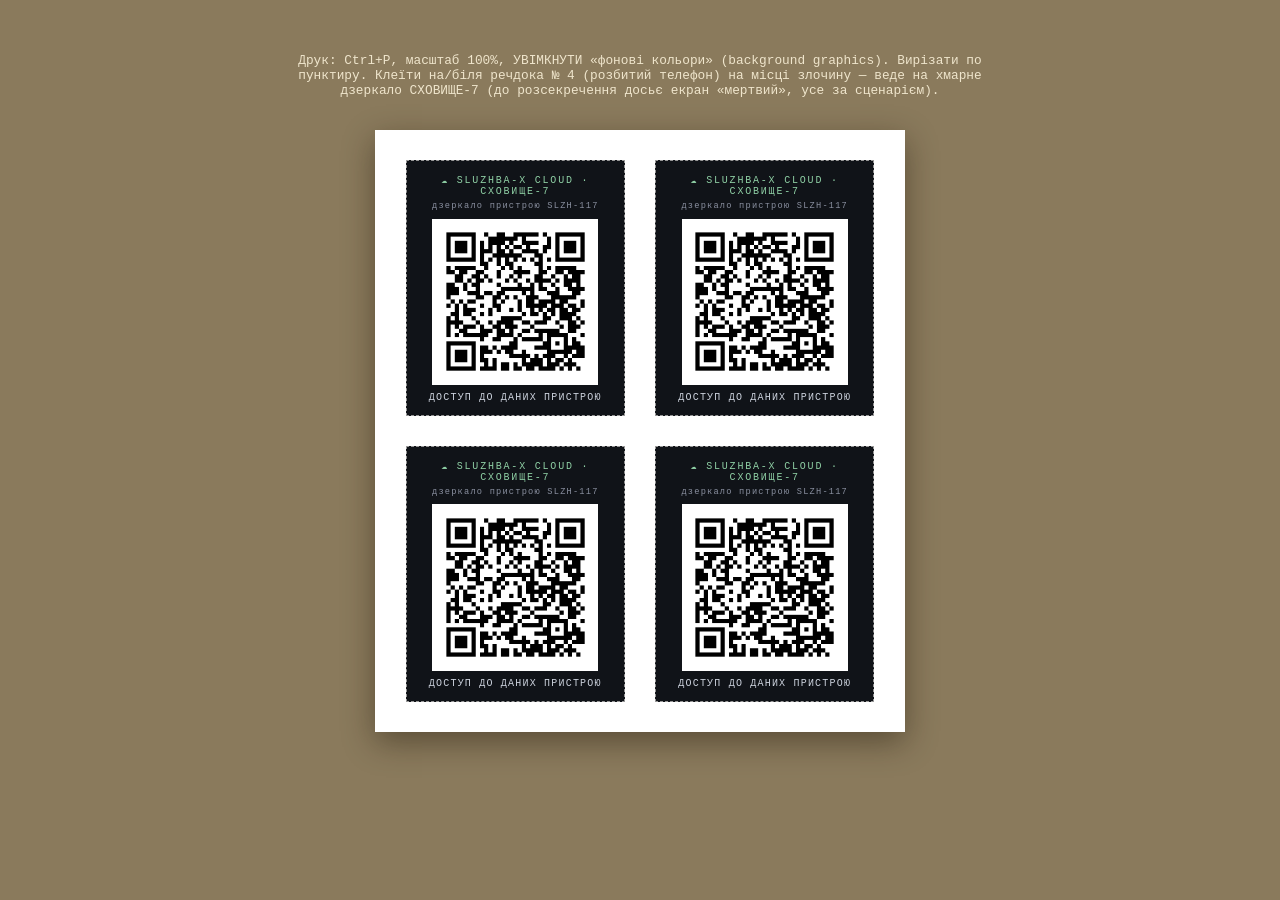
<file: props/phone-qr.html>
<!DOCTYPE html>
<html lang="uk">
<head>
<meta charset="utf-8">
<meta name="viewport" content="width=device-width, initial-scale=1">
<title>QR СХОВИЩЕ-7 — наліпки до речдока № 4 (справа № 003)</title>
<style>
  * { box-sizing: border-box; }
  body {
    background: #8a7a5c; margin: 0; padding: 2.5rem 1rem;
    display: flex; flex-direction: column; align-items: center; gap: 1.2rem;
    font-family: 'Courier New', monospace;
  }
  .hint { color: #efe5cc; font-size: .8rem; max-width: 44rem; text-align: center; }
  .sheet { display: grid; grid-template-columns: repeat(2, auto); gap: 8mm; background: #fff; padding: 8mm; box-shadow: 0 10px 30px rgba(30,22,8,.45); }
  .stick {
    width: 58mm; padding: 3.5mm 3mm 3mm; text-align: center;
    border: 1.5px dashed #999; background: #101318; color: #cdd3de;
  }
  .cloud { font-size: 7.5pt; letter-spacing: .18em; margin: 0 0 1mm; color: #8fd0a5; }
  .dev { font-size: 6.5pt; letter-spacing: .14em; margin: 0 0 2mm; color: #8a90a0; }
  .stick img { width: 44mm; height: 44mm; display: block; margin: 0 auto; background: #fff; padding: 1.5mm; }
  .cap { margin: 2mm 0 0; font-size: 7.5pt; letter-spacing: .12em; color: #cdd3de; text-transform: uppercase; }
  @media print {
    body { background: #fff; padding: 0; }
    .hint { display: none; }
    .sheet { box-shadow: none; margin: 8mm auto; }
    .stick { -webkit-print-color-adjust: exact; print-color-adjust: exact; }
    @page { size: A4 portrait; margin: 10mm; }
  }
</style>
</head>
<body>
<p class="hint">Друк: Ctrl+P, масштаб 100%, УВІМКНУТИ «фонові кольори» (background graphics). Вирізати по пунктиру. Клеїти на/біля речдока № 4 (розбитий телефон) на місці злочину — веде на хмарне дзеркало СХОВИЩЕ-7 (до розсекречення досьє екран «мертвий», усе за сценарієм).</p>
<div class="sheet">
  <div class="stick"><p class="cloud">☁ SLUZHBA-X CLOUD · СХОВИЩЕ-7</p><p class="dev">дзеркало пристрою SLZH-117</p><img src="[data-uri]" alt="QR СХОВИЩЕ-7"><p class="cap">Доступ до даних пристрою</p></div>
  <div class="stick"><p class="cloud">☁ SLUZHBA-X CLOUD · СХОВИЩЕ-7</p><p class="dev">дзеркало пристрою SLZH-117</p><img src="[data-uri]" alt="QR СХОВИЩЕ-7"><p class="cap">Доступ до даних пристрою</p></div>
  <div class="stick"><p class="cloud">☁ SLUZHBA-X CLOUD · СХОВИЩЕ-7</p><p class="dev">дзеркало пристрою SLZH-117</p><img src="[data-uri]" alt="QR СХОВИЩЕ-7"><p class="cap">Доступ до даних пристрою</p></div>
  <div class="stick"><p class="cloud">☁ SLUZHBA-X CLOUD · СХОВИЩЕ-7</p><p class="dev">дзеркало пристрою SLZH-117</p><img src="[data-uri]" alt="QR СХОВИЩЕ-7"><p class="cap">Доступ до даних пристрою</p></div>
</div>
</body>
</html>
</file>
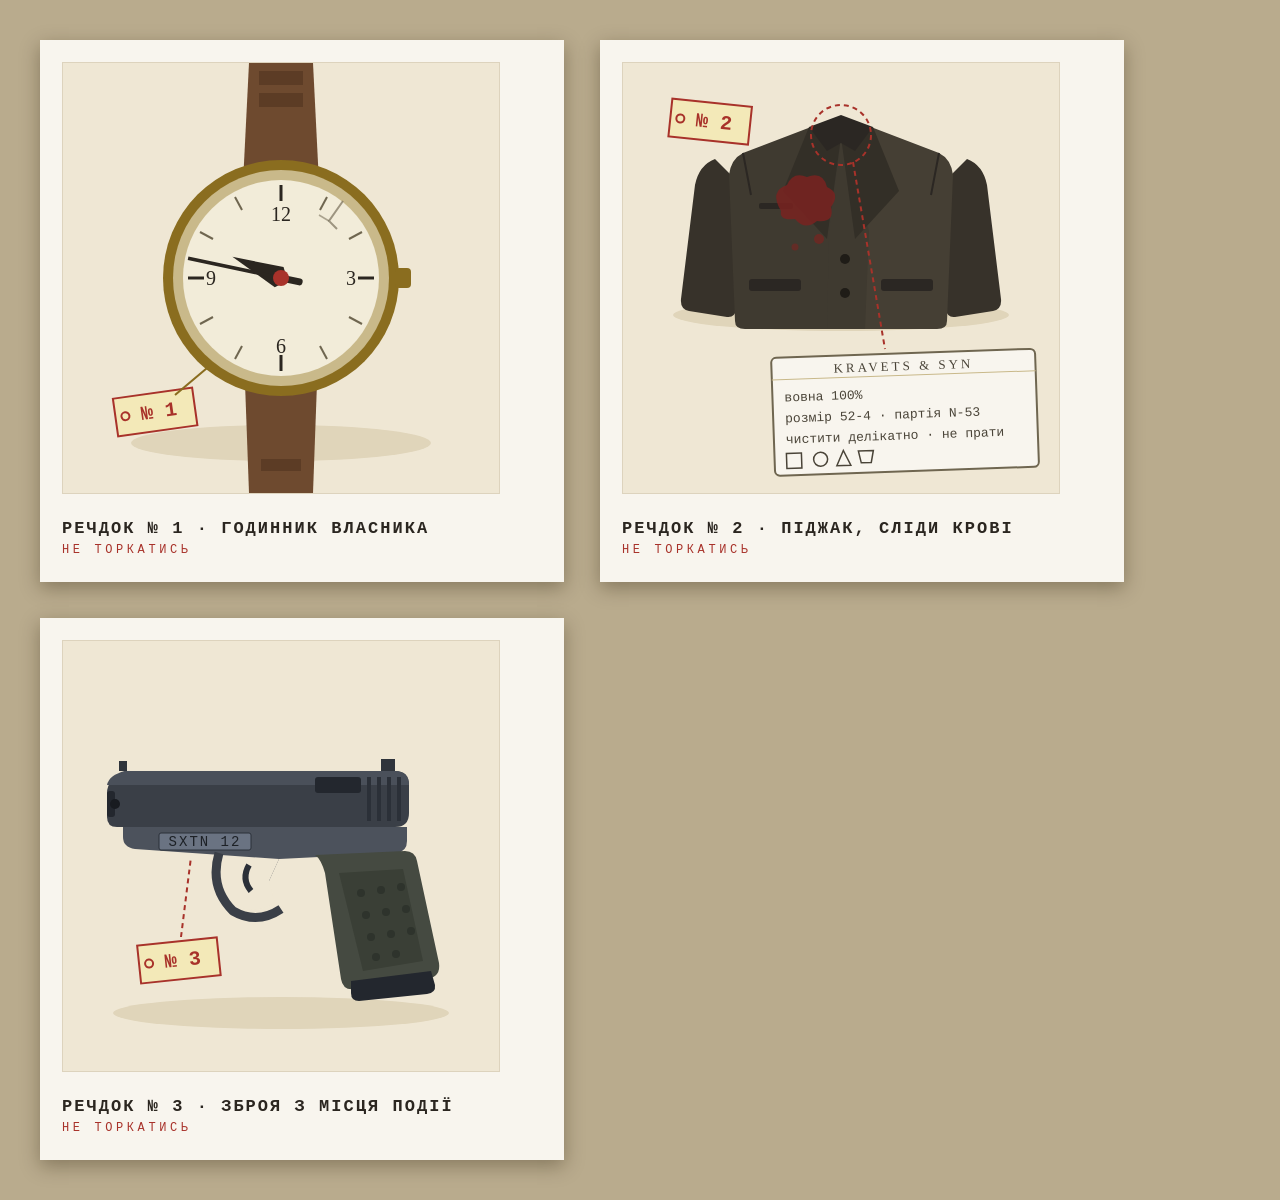
<file: props/props-source.html>
<!DOCTYPE html>
<html lang="uk">
<head>
<meta charset="utf-8">
<title>Речдоки — полароїди</title>
<style>
  body { background: #b9ab8d; margin: 0; padding: 40px; display: flex; gap: 36px; flex-wrap: wrap; font-family: 'Courier New', monospace; }
  .polaroid {
    width: 480px; background: #f8f5ee;
    padding: 22px 22px 0; box-shadow: 0 6px 18px rgba(40,30,10,.35);
  }
  .photo { width: 436px; height: 430px; background: #efe7d4; overflow: hidden; border: 1px solid #ddd3bd; }
  .caption { height: 88px; display: flex; flex-direction: column; justify-content: center; gap: 5px; }
  .caption b { font-size: 17px; letter-spacing: .12em; color: #2b2620; }
  .caption span { font-size: 12px; letter-spacing: .3em; color: #a8322a; }
  svg { display: block; }
</style>
</head>
<body>

<!-- ═══ РЕЧДОК 1 · ГОДИННИК (стрілки на 21:47) ═══ -->
<div class="polaroid" id="p1">
  <div class="photo">
    <svg viewBox="0 0 436 430" width="436" height="430">
      <rect width="436" height="430" fill="#efe7d4"/>
      <ellipse cx="218" cy="380" rx="150" ry="18" fill="#e0d5ba"/>
      <!-- ремінець -->
      <path d="M186 0 h64 l6 120 h-76 z" fill="#6e4a2f"/>
      <path d="M186 430 h64 l4 -110 h-72 z" fill="#6e4a2f"/>
      <path d="M196 8 h44 v14 h-44 z M196 30 h44 v14 h-44 z" fill="#5c3c25"/>
      <path d="M198 396 h40 v12 h-40 z" fill="#5c3c25"/>
      <!-- корпус -->
      <circle cx="218" cy="215" r="118" fill="#8a6d1f"/>
      <circle cx="218" cy="215" r="108" fill="#c9b98a"/>
      <circle cx="218" cy="215" r="98" fill="#f2ecd9"/>
      <!-- заводна головка -->
      <rect x="332" y="205" width="16" height="20" rx="4" fill="#8a6d1f"/>
      <!-- поділки -->
      <g stroke="#2b2620" stroke-width="3">
        <line x1="218" y1="122" x2="218" y2="138"/>
        <line x1="218" y1="292" x2="218" y2="308"/>
        <line x1="125" y1="215" x2="141" y2="215"/>
        <line x1="295" y1="215" x2="311" y2="215"/>
      </g>
      <g stroke="#6f6650" stroke-width="2">
        <line x1="264" y1="134" x2="257" y2="147"/>
        <line x1="299" y1="169" x2="286" y2="176"/>
        <line x1="299" y1="261" x2="286" y2="254"/>
        <line x1="264" y1="296" x2="257" y2="283"/>
        <line x1="172" y1="296" x2="179" y2="283"/>
        <line x1="137" y1="261" x2="150" y2="254"/>
        <line x1="137" y1="169" x2="150" y2="176"/>
        <line x1="172" y1="134" x2="179" y2="147"/>
      </g>
      <text x="218" y="158" text-anchor="middle" font-family="Georgia" font-size="20" fill="#2b2620">12</text>
      <text x="288" y="222" text-anchor="middle" font-family="Georgia" font-size="20" fill="#2b2620">3</text>
      <text x="218" y="290" text-anchor="middle" font-family="Georgia" font-size="20" fill="#2b2620">6</text>
      <text x="148" y="222" text-anchor="middle" font-family="Georgia" font-size="20" fill="#2b2620">9</text>
      <!-- стрілки: 21:47 → годинна 293.5° (коротка широка), хвилинна 282° (довга тонка голка) -->
      <g transform="rotate(293.5 218 215)">
        <path d="M218 222 L207 213 L218 162 L229 213 z" fill="#2b2620"/>
      </g>
      <g transform="rotate(282 218 215)">
        <rect x="216.2" y="120" width="3.6" height="100" fill="#2b2620"/>
        <rect x="214.5" y="215" width="7" height="22" rx="3" fill="#2b2620"/>
      </g>
      <circle cx="218" cy="215" r="8" fill="#a8322a"/>
      <!-- тріщина на склі -->
      <path d="M280 138 L266 158 L274 166" stroke="#6f6650" stroke-width="2" fill="none" opacity=".65"/>
      <path d="M266 158 L256 152" stroke="#6f6650" stroke-width="1.5" fill="none" opacity=".55"/>
      <!-- бирка речдоку -->
      <g transform="rotate(-8 92 348)">
        <rect x="52" y="330" width="80" height="38" fill="#f3e9b8" stroke="#a8322a" stroke-width="2"/>
        <circle cx="62" cy="349" r="4" fill="none" stroke="#a8322a" stroke-width="2"/>
        <text x="96" y="355" text-anchor="middle" font-family="'Courier New',monospace" font-size="20" font-weight="bold" fill="#a8322a">№ 1</text>
      </g>
      <line x1="112" y1="332" x2="150" y2="300" stroke="#8a6d1f" stroke-width="2"/>
    </svg>
  </div>
  <div class="caption">
    <b>РЕЧДОК № 1 · ГОДИННИК ВЛАСНИКА</b>
    <span>НЕ ТОРКАТИСЬ</span>
  </div>
</div>

<!-- ═══ РЕЧДОК 2 · ПІДЖАК (класичний однобортний, лейба у збільшенні) ═══ -->
<div class="polaroid" id="p2">
  <div class="photo">
    <svg viewBox="0 0 436 430" width="436" height="430">
      <rect width="436" height="430" fill="#efe7d4"/>
      <ellipse cx="218" cy="252" rx="168" ry="16" fill="#e0d5ba"/>
      <g>
        <!-- рукави -->
        <path d="M92 96 Q76 102 72 122 L58 236 Q57 246 66 248 L104 254 Q112 255 113 246 L128 132 z" fill="#37322a"/>
        <path d="M344 96 Q360 102 364 122 L378 236 Q379 246 370 248 L332 254 Q324 255 323 246 L308 132 z" fill="#37322a"/>
        <!-- корпус: ліва і права поли -->
        <path d="M218 74 L188 64 L120 90 Q108 96 106 112 L112 258 Q112 266 122 266 L212 266 L216 190 z" fill="#3f3a30"/>
        <path d="M218 74 L248 64 L316 90 Q328 96 330 112 L324 258 Q324 266 314 266 L224 266 L220 190 z" fill="#453f34"/>
        <!-- перекриття піл (однобортний, застібнутий) -->
        <path d="M218 74 L246 168 L242 266 L204 266 L206 168 z" fill="#3f3a30"/>
        <!-- лацкани з горловиною -->
        <path d="M218 74 L186 64 L160 128 L204 176 z" fill="#332f27"/>
        <path d="M218 74 L250 64 L276 128 L232 176 z" fill="#332f27"/>
        <!-- комір -->
        <path d="M186 64 L218 52 L250 64 L232 88 L218 80 L204 88 z" fill="#2b2723"/>
        <!-- ґудзики -->
        <circle cx="222" cy="196" r="5" fill="#1f1c17"/>
        <circle cx="222" cy="230" r="5" fill="#1f1c17"/>
        <!-- нагрудна кишеня і нижні кишені з клапанами -->
        <rect x="136" y="140" width="34" height="6" rx="2" fill="#2b2723"/>
        <rect x="126" y="216" width="52" height="12" rx="3" fill="#2b2723"/>
        <rect x="258" y="216" width="52" height="12" rx="3" fill="#2b2723"/>
        <!-- шви на плечах -->
        <path d="M120 90 L128 132 M316 90 L308 132" stroke="#2b2723" stroke-width="2" fill="none"/>
        <!-- пляма крові на грудях -->
        <path d="M158 148 q-12 -20 6 -26 q6 -14 20 -8 q16 -6 20 10 q14 6 4 20 q4 16 -14 14 q-12 10 -22 -2 q-16 2 -14 -8 z" fill="#7a2320" opacity=".85"/>
        <circle cx="196" cy="176" r="5" fill="#7a2320" opacity=".7"/>
        <circle cx="172" cy="184" r="3.5" fill="#7a2320" opacity=".6"/>
      </g>
      <!-- маркер зони лейби: внутрішній бік коміра -->
      <circle cx="218" cy="72" r="30" fill="none" stroke="#a8322a" stroke-width="2" stroke-dasharray="5 4"/>
      <line x1="230" y1="99" x2="262" y2="286" stroke="#a8322a" stroke-width="2" stroke-dasharray="5 4"/>
      <!-- збільшена лейба -->
      <g transform="rotate(-2 290 348)">
        <rect x="150" y="290" width="264" height="118" rx="5" fill="#f8f5ee" stroke="#6f6650" stroke-width="2"/>
        <line x1="150" y1="312" x2="414" y2="312" stroke="#c9b98a"/>
        <text x="282" y="307" text-anchor="middle" font-family="Georgia" font-size="13" letter-spacing="3" fill="#4a4438">KRAVETS &amp; SYN</text>
        <text x="162" y="334" font-family="'Courier New',monospace" font-size="13" fill="#4a4438">вовна 100%</text>
        <text x="162" y="355" font-family="'Courier New',monospace" font-size="13" fill="#4a4438">розмір 52-4 · партія N-53</text>
        <text x="162" y="376" font-family="'Courier New',monospace" font-size="13" fill="#4a4438">чистити делікатно · не прати</text>
        <g stroke="#4a4438" fill="none" stroke-width="1.5">
          <rect x="162" y="386" width="15" height="15"/>
          <circle cx="196" cy="393" r="7"/>
          <path d="M212 400 l7 -15 l7 15 z"/>
          <path d="M234 386 h15 l-2.5 12 h-10 z"/>
        </g>
      </g>
      <!-- бирка речдоку -->
      <g transform="rotate(6 90 70)">
        <rect x="46" y="40" width="80" height="38" fill="#f3e9b8" stroke="#a8322a" stroke-width="2"/>
        <circle cx="56" cy="59" r="4" fill="none" stroke="#a8322a" stroke-width="2"/>
        <text x="90" y="65" text-anchor="middle" font-family="'Courier New',monospace" font-size="20" font-weight="bold" fill="#a8322a">№ 2</text>
      </g>
    </svg>
  </div>
  <div class="caption">
    <b>РЕЧДОК № 2 · ПІДЖАК, СЛІДИ КРОВІ</b>
    <span>НЕ ТОРКАТИСЬ</span>
  </div>
</div>

<!-- ═══ РЕЧДОК 3 · ПІСТОЛЕТ (серія SXTN 12) ═══ -->
<div class="polaroid" id="p3">
  <div class="photo">
    <svg viewBox="0 0 436 430" width="436" height="430">
      <rect width="436" height="430" fill="#efe7d4"/>
      <ellipse cx="218" cy="372" rx="168" ry="16" fill="#e0d5ba"/>
      <g>
        <!-- цілик і мушка -->
        <rect x="318" y="118" width="14" height="12" fill="#2f343b"/>
        <rect x="56" y="120" width="8" height="10" fill="#2f343b"/>
        <!-- затвор: дуло вліво, скошений ніс -->
        <path d="M62 130 L332 130 Q346 130 346 144 V172 Q346 186 332 186 L54 186 Q44 186 44 176 V152 Q44 138 62 130 z" fill="#3a3f47"/>
        <!-- верхня грань затвора -->
        <path d="M62 130 L332 130 Q346 130 346 144 L44 144 Q46 134 62 130 z" fill="#4a505a"/>
        <!-- дульний зріз -->
        <rect x="44" y="150" width="8" height="26" rx="3" fill="#23272e"/>
        <circle cx="52" cy="163" r="5" fill="#181b20"/>
        <!-- вікно викидача -->
        <rect x="252" y="136" width="46" height="16" rx="3" fill="#23272e"/>
        <!-- насічки ззаду затвора -->
        <g stroke="#2b3038" stroke-width="4">
          <line x1="306" y1="136" x2="306" y2="180"/>
          <line x1="316" y1="136" x2="316" y2="180"/>
          <line x1="326" y1="136" x2="326" y2="180"/>
          <line x1="336" y1="136" x2="336" y2="180"/>
        </g>
        <!-- рамка -->
        <path d="M60 186 L344 186 L344 200 Q344 210 334 212 L296 214 L296 186 z" fill="#4c525c"/>
        <path d="M60 186 L296 186 L296 214 L216 218 L206 240 L168 240 L158 214 L72 208 Q60 206 60 196 z" fill="#4c525c"/>
        <!-- планка із серійником -->
        <rect x="96" y="192" width="92" height="17" rx="2" fill="#6a7382" stroke="#2b3038"/>
        <text x="142" y="205" text-anchor="middle" font-family="'Courier New',monospace" font-size="14" letter-spacing="2" fill="#1d2126">SXTN 12</text>
        <!-- спускова скоба (отвір) і гачок -->
        <path d="M158 214 L216 218 L206 240 L212 262 Q188 276 168 262 Q152 240 158 214 z" fill="#efe7d4"/>
        <path d="M158 214 Q148 244 170 268 Q192 282 216 266 L206 240 L216 218 L296 214 L296 186 L60 186 L60 196 Q60 206 72 208 z" fill="none"/>
        <path d="M156 212 Q146 246 170 270 Q194 284 218 268" stroke="#3a3f47" stroke-width="9" fill="none"/>
        <path d="M186 224 q-8 14 2 26" stroke="#2b3038" stroke-width="6" fill="none"/>
        <!-- руків'я з нахилом назад -->
        <path d="M252 214 L342 210 Q352 210 354 220 L376 322 Q378 336 364 338 L292 348 Q280 350 278 338 L262 232 Q258 218 252 214 z" fill="#454a41"/>
        <!-- накладка руків'я з насічкою -->
        <path d="M276 232 L340 228 L360 320 L300 330 z" fill="#3a3f36"/>
        <g fill="#2e332c">
          <circle cx="298" cy="252" r="4"/><circle cx="318" cy="249" r="4"/><circle cx="338" cy="246" r="4"/>
          <circle cx="303" cy="274" r="4"/><circle cx="323" cy="271" r="4"/><circle cx="343" cy="268" r="4"/>
          <circle cx="308" cy="296" r="4"/><circle cx="328" cy="293" r="4"/><circle cx="348" cy="290" r="4"/>
          <circle cx="313" cy="316" r="4"/><circle cx="333" cy="313" r="4"/>
        </g>
        <!-- п'ята магазину -->
        <path d="M288 340 L368 330 L372 344 Q373 352 364 353 L296 360 Q288 360 288 352 z" fill="#23272e"/>
      </g>
      <!-- бирка речдоку -->
      <g transform="rotate(-6 120 320)">
        <rect x="76" y="300" width="80" height="38" fill="#f3e9b8" stroke="#a8322a" stroke-width="2"/>
        <circle cx="86" cy="319" r="4" fill="none" stroke="#a8322a" stroke-width="2"/>
        <text x="120" y="325" text-anchor="middle" font-family="'Courier New',monospace" font-size="20" font-weight="bold" fill="#a8322a">№ 3</text>
      </g>
      <!-- стрілка на серійник -->
      <line x1="118" y1="296" x2="128" y2="216" stroke="#a8322a" stroke-width="2" stroke-dasharray="5 4"/>
    </svg>
  </div>
  <div class="caption">
    <b>РЕЧДОК № 3 · ЗБРОЯ З МІСЦЯ ПОДІЇ</b>
    <span>НЕ ТОРКАТИСЬ</span>
  </div>
</div>

</body>
</html>
</file>
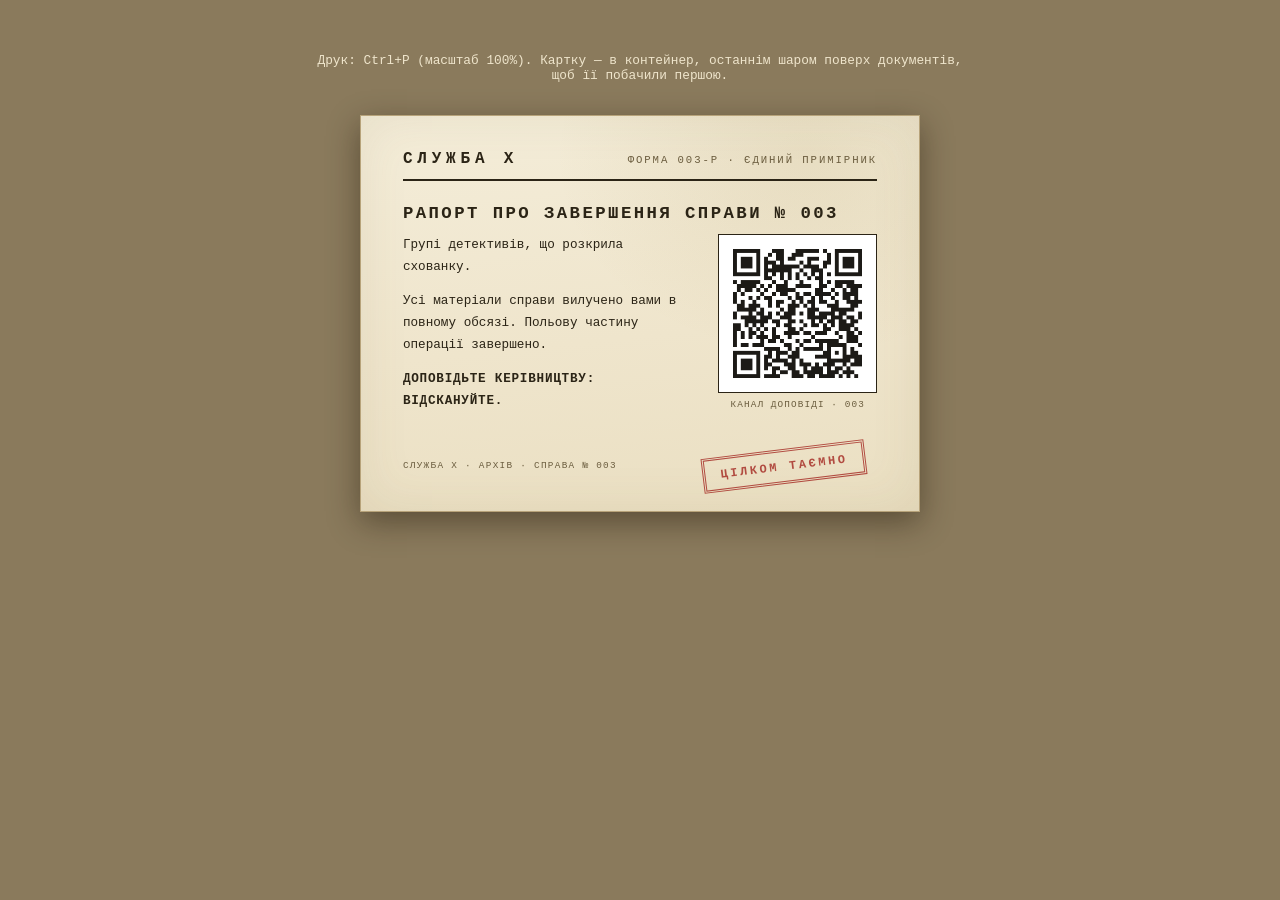
<file: props/report-card.html>
<!DOCTYPE html>
<html lang="uk">
<head>
<meta charset="utf-8">
<meta name="viewport" content="width=device-width, initial-scale=1">
<title>Рапорт 003-Р — реквізит у контейнер (справа № 003)</title>
<style>
  * { box-sizing: border-box; }
  body {
    background: #8a7a5c; margin: 0; padding: 2.5rem 1rem;
    display: flex; flex-direction: column; align-items: center; gap: 1.2rem;
    font-family: 'Courier New', monospace; color: #2b2416;
  }
  .hint { color: #efe5cc; font-size: .8rem; max-width: 42rem; text-align: center; }
  .card {
    width: 148mm; min-height: 105mm; /* A5 альбомна */
    background:
      radial-gradient(ellipse at 80% 10%, rgba(139,109,31,.10), transparent 40%),
      linear-gradient(174deg, #f4edd9 0%, #efe5cc 55%, #eadfc2 100%);
    box-shadow: 0 10px 30px rgba(30,22,8,.45), inset 0 0 50px rgba(120,95,45,.10);
    border: 1px solid #b7a37a;
    padding: 9mm 11mm;
    position: relative;
  }
  .top { display: flex; justify-content: space-between; align-items: baseline; border-bottom: 2px solid #2b2416; padding-bottom: 3mm; }
  .org { font-weight: 700; letter-spacing: .3em; font-size: 12pt; }
  .form-no { font-size: 8pt; letter-spacing: .18em; color: #6b5d3f; }
  h1 { font-size: 13pt; letter-spacing: .14em; margin: 6mm 0 3mm; text-transform: uppercase; }
  .body-row { display: flex; gap: 8mm; align-items: flex-start; }
  .txt { flex: 1; font-size: 9.5pt; line-height: 1.75; }
  .txt p { margin: 0 0 3mm; }
  .order { font-weight: 700; text-transform: uppercase; letter-spacing: .06em; }
  .qr-box { text-align: center; flex: none; }
  .qr-box img { width: 42mm; height: 42mm; display: block; border: 1px solid #2b2416; padding: 1.5mm; background: #fff; }
  .qr-cap { font-size: 7pt; letter-spacing: .12em; color: #6b5d3f; margin-top: 1.5mm; }
  .stamp {
    position: absolute; right: 14mm; bottom: 7mm;
    border: 3px double #a8322a; color: #a8322a; padding: 2mm 4mm;
    font-weight: 700; letter-spacing: .22em; font-size: 9pt; transform: rotate(-7deg);
    opacity: .85; text-transform: uppercase;
  }
  .foot { position: absolute; left: 11mm; bottom: 8mm; font-size: 7pt; color: #6b5d3f; letter-spacing: .14em; }
  @media print {
    body { background: #fff; padding: 0; }
    .hint { display: none; }
    .card { box-shadow: none; margin: 8mm auto; page-break-inside: avoid; }
    @page { size: A4 portrait; margin: 10mm; }
  }
</style>
</head>
<body>
<p class="hint">Друк: Ctrl+P (масштаб 100%). Картку — в контейнер, останнім шаром поверх документів, щоб її побачили першою.</p>
<div class="card">
  <div class="top">
    <span class="org">СЛУЖБА Х</span>
    <span class="form-no">ФОРМА 003-Р · ЄДИНИЙ ПРИМІРНИК</span>
  </div>
  <h1>Рапорт про завершення справи № 003</h1>
  <div class="body-row">
    <div class="txt">
      <p>Групі детективів, що розкрила схованку.</p>
      <p>Усі матеріали справи вилучено вами в повному обсязі. Польову частину операції завершено.</p>
      <p class="order">Доповідьте керівництву: відскануйте.</p>
    </div>
    <div class="qr-box">
      <img src="[data-uri]" alt="QR: доповідь керівництву">
      <p class="qr-cap">КАНАЛ ДОПОВІДІ · 003</p>
    </div>
  </div>
  <p class="foot">СЛУЖБА Х · АРХІВ · СПРАВА № 003</p>
  <span class="stamp">Цілком таємно</span>
</div>
</body>
</html>
</file>
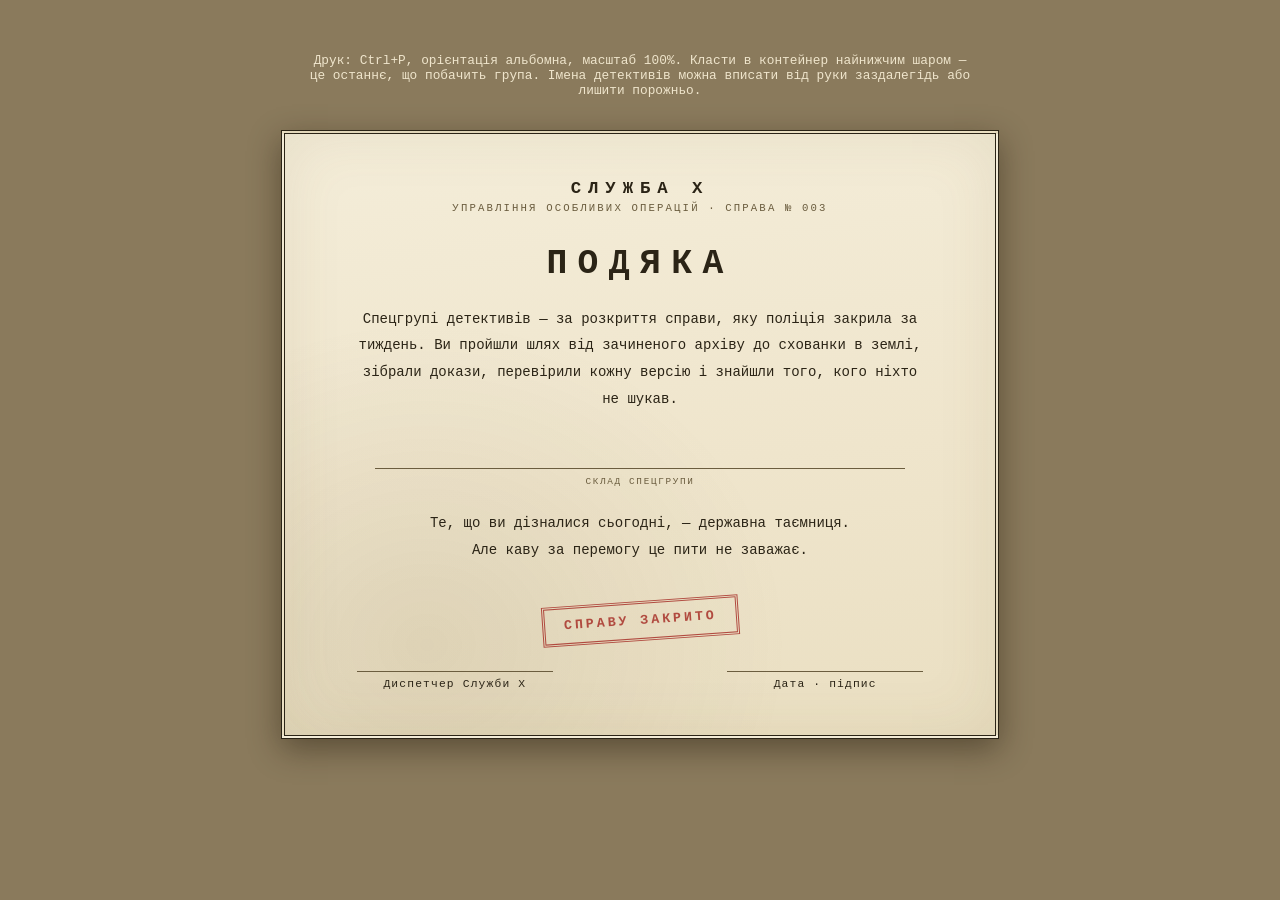
<file: props/thanks.html>
<!DOCTYPE html>
<html lang="uk">
<head>
<meta charset="utf-8">
<meta name="viewport" content="width=device-width, initial-scale=1">
<title>Подяка спецгрупі — фінальний аркуш у контейнер (справа № 003)</title>
<style>
  * { box-sizing: border-box; }
  body {
    background: #8a7a5c; margin: 0; padding: 2.5rem 1rem;
    display: flex; flex-direction: column; align-items: center; gap: 1.2rem;
    font-family: 'Courier New', monospace; color: #2b2416;
  }
  .hint { color: #efe5cc; font-size: .8rem; max-width: 42rem; text-align: center; }
  .card {
    width: 190mm; min-height: 128mm;
    background:
      radial-gradient(ellipse at 20% 85%, rgba(90,70,30,.10), transparent 45%),
      linear-gradient(174deg, #f4edd9 0%, #efe5cc 55%, #eadfc2 100%);
    box-shadow: 0 10px 30px rgba(30,22,8,.45), inset 0 0 60px rgba(120,95,45,.10);
    border: 4px double #2b2416;
    padding: 12mm 16mm; position: relative; text-align: center;
  }
  .org { font-weight: 700; letter-spacing: .4em; font-size: 13pt; margin: 0; }
  .sub { font-size: 8pt; letter-spacing: .2em; color: #6b5d3f; margin: 1mm 0 8mm; }
  h1 { font-size: 26pt; letter-spacing: .3em; margin: 0 0 6mm; text-transform: uppercase; }
  .txt { font-size: 10.5pt; line-height: 1.9; max-width: 150mm; margin: 0 auto 6mm; text-align: center; }
  .names { border-bottom: 1px solid #6b5d3f; min-height: 9mm; width: 140mm; margin: 0 auto 2mm; }
  .names-cap { font-size: 7pt; letter-spacing: .18em; color: #6b5d3f; margin: 0 0 6mm; }
  .row { display: flex; justify-content: space-between; align-items: flex-end; max-width: 150mm; margin: 8mm auto 0; font-size: 8.5pt; }
  .sig { border-top: 1px solid #6b5d3f; padding-top: 1.5mm; letter-spacing: .1em; width: 52mm; }
  .stamp {
    display: inline-block; margin: 4mm auto 0;
    border: 3px double #a8322a; color: #a8322a; padding: 2.5mm 5mm;
    font-weight: 700; letter-spacing: .22em; font-size: 10pt; transform: rotate(-4deg);
    opacity: .85; text-transform: uppercase;
  }
  @media print {
    body { background: #fff; padding: 0; }
    .hint { display: none; }
    .card { box-shadow: none; margin: 6mm auto; page-break-inside: avoid; }
    @page { size: A4 landscape; margin: 10mm; }
  }
</style>
</head>
<body>
<p class="hint">Друк: Ctrl+P, орієнтація альбомна, масштаб 100%. Класти в контейнер найнижчим шаром — це останнє, що побачить група. Імена детективів можна вписати від руки заздалегідь або лишити порожньо.</p>
<div class="card">
  <p class="org">СЛУЖБА Х</p>
  <p class="sub">УПРАВЛІННЯ ОСОБЛИВИХ ОПЕРАЦІЙ · СПРАВА № 003</p>
  <h1>Подяка</h1>
  <p class="txt">Спецгрупі детективів — за розкриття справи, яку поліція закрила за тиждень.
  Ви пройшли шлях від зачиненого архіву до схованки в землі, зібрали докази,
  перевірили кожну версію і знайшли того, кого ніхто не шукав.</p>
  <div class="names"></div>
  <p class="names-cap">СКЛАД СПЕЦГРУПИ</p>
  <p class="txt">Те, що ви дізналися сьогодні, — державна таємниця.<br>Але каву за перемогу це пити не заважає.</p>
  <span class="stamp">Справу закрито</span>
  <div class="row">
    <span class="sig">Диспетчер Служби Х</span>
    <span class="sig">Дата · підпис</span>
  </div>
</div>
</body>
</html>
</file>
